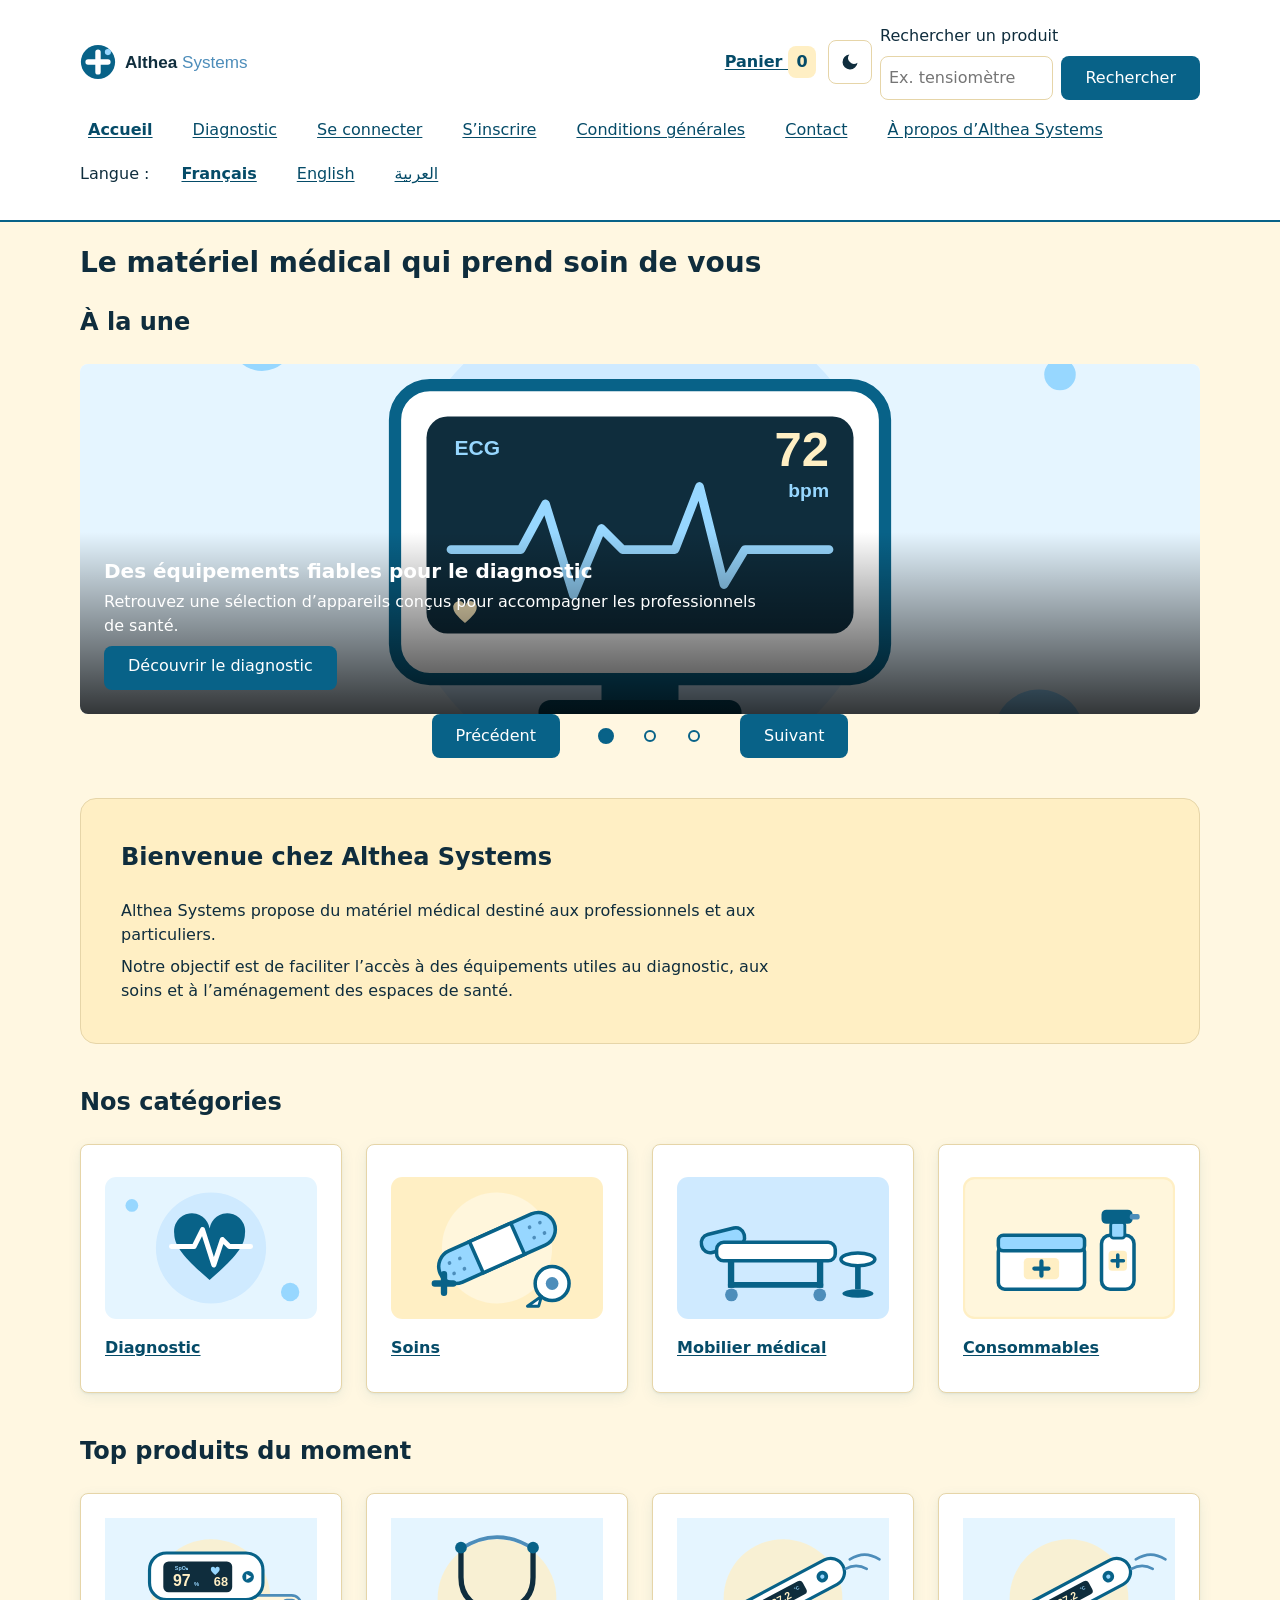
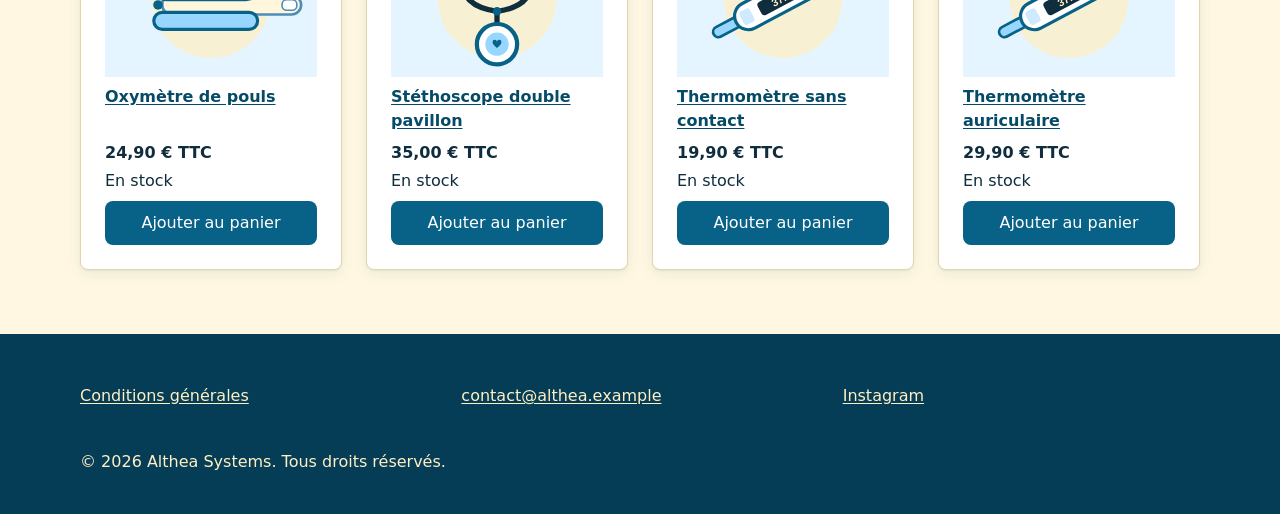
<file: index.html>
<!DOCTYPE html>
<html lang="fr">
<head>
  <meta charset="UTF-8">
  <meta http-equiv="Content-Security-Policy" content="default-src 'self'; object-src 'none'; base-uri 'self'; form-action 'self'">
  <meta name="referrer" content="strict-origin-when-cross-origin">
  <meta name="viewport" content="width=device-width, initial-scale=1">
  <title>Matériel médical · Althea Systems</title>
  <meta name="description" content="Découvrez le matériel médical et les équipements de diagnostic Althea Systems.">
  <meta name="theme-color" content="#086288">
  <link rel="icon" href="img/favicon.svg" type="image/svg+xml">
  <link rel="stylesheet" href="css/variables.css">
  <link rel="stylesheet" href="css/style.css">
  <script src="js/theme.js"></script>
  <script src="js/avertissement.js"></script>
  <script type="module" src="js/main.js"></script>
</head>
<body>
  <a class="evitement" href="#contenu">Aller au contenu</a>

  <header class="entete">
    <p class="logo">
      <a href="index.html" aria-label="Althea Systems, accueil">
        <img src="img/logo.svg" alt="Althea Systems">
      </a>
    </p>

    <p class="panier">
      <a href="panier.html" aria-label="Panier, 0 article">Panier <span class="compteur">0</span></a>
    </p>

    <button class="theme-bouton" type="button" aria-pressed="false" title="Mode sombre" hidden>
      <span class="visually-hidden">Mode sombre</span>
      <svg class="icone-lune" aria-hidden="true" focusable="false" viewBox="0 0 24 24" width="20" height="20"><path d="M21 12.8A9 9 0 1 1 11.2 3a7 7 0 0 0 9.8 9.8z" fill="currentColor"/></svg>
      <svg class="icone-soleil" aria-hidden="true" focusable="false" viewBox="0 0 24 24" width="20" height="20"><circle cx="12" cy="12" r="4" fill="currentColor"/><path d="M12 2v3M12 19v3M2 12h3M19 12h3M4.9 4.9l2.1 2.1M17 17l2.1 2.1M19.1 4.9L17 7M7 17l-2.1 2.1" stroke="currentColor" stroke-width="2" stroke-linecap="round" fill="none"/></svg>
    </button>

    <button class="menu-bouton" type="button" aria-expanded="true" aria-controls="menu-principal">Menu</button>
    <nav id="menu-principal" class="menu" aria-label="Menu principal">
      <ul class="liste-reset">
          <li><a href="index.html" aria-current="page">Accueil</a></li>
          <li><a href="categorie.html">Diagnostic</a></li>
          <li><a href="connexion.html">Se connecter</a></li>
          <li><a href="inscription.html">S’inscrire</a></li>
          <li><a href="cgu.html">Conditions générales</a></li>
          <li><a href="mailto:contact@althea.example">Contact</a></li>
          <li><a href="index.html#a-propos">À propos d’Althea Systems</a></li>
      </ul>
      <p class="langues">Langue :
        <a href="index.html" lang="fr" hreflang="fr" aria-current="true">Français</a>
        <a href="en/index.html" lang="en" hreflang="en">English</a>
        <a href="ar/index.html" lang="ar" hreflang="ar" dir="rtl">العربية</a>
      </p>
    </nav>

    <form class="recherche" action="recherche.html" method="get" role="search">
      <label for="recherche-entete">Rechercher un produit</label>
      <input id="recherche-entete" name="q" type="search" placeholder="Ex. tensiomètre">
      <button type="submit">Rechercher</button>
    </form>
  </header>

  <main id="contenu">
    <h1>Le matériel médical qui prend soin de vous</h1>

    <section class="carrousel" aria-labelledby="titre-carrousel">
      <h2 id="titre-carrousel">À la une</h2>
      <ul id="une-defile" class="defile liste-reset" tabindex="0" aria-label="À la une, à faire défiler">
        <li id="une-1" class="slide">
          <picture>
            <source media="(min-width: 48rem)" srcset="img/slide-diagnostic-large.svg">
            <img src="img/slide-diagnostic-carre.svg" alt="Illustration de matériel de diagnostic médical" width="800" height="800" fetchpriority="high">
          </picture>
          <div class="slide-texte">
            <h3>Des équipements fiables pour le diagnostic</h3>
            <p>Retrouvez une sélection d’appareils conçus pour accompagner les professionnels de santé.</p>
            <a class="btn" href="categorie.html">Découvrir le diagnostic</a>
          </div>
        </li>
        <li id="une-2" class="slide">
          <picture>
            <source media="(min-width: 48rem)" srcset="img/slide-soins-large.svg">
            <img src="img/slide-soins-carre.svg" alt="Illustration de matériel et accessoires de soins" width="800" height="800">
          </picture>
          <div class="slide-texte">
            <h3>Le matériel essentiel aux soins</h3>
            <p>Équipez votre espace de soins avec des produits pratiques et sélectionnés.</p>
            <a class="btn" href="categorie.html">Voir les produits de soins</a>
          </div>
        </li>
        <li id="une-3" class="slide">
          <picture>
            <source media="(min-width: 48rem)" srcset="img/slide-mobilier-large.svg">
            <img src="img/slide-mobilier-carre.svg" alt="Illustration de mobilier médical" width="800" height="800">
          </picture>
          <div class="slide-texte">
            <h3>Aménagez votre espace médical</h3>
            <p>Découvrez notre sélection de mobilier et de consommables médicaux.</p>
            <a class="btn" href="categorie.html">Découvrir la sélection</a>
          </div>
        </li>
      </ul>
      <div class="commandes">
        <button class="precedent btn" type="button" aria-controls="une-defile">Précédent</button>
        <nav class="pastilles" aria-label="Choisir une slide">
          <a href="#une-1" aria-current="true"><span class="visually-hidden">Slide 1</span></a>
          <a href="#une-2"><span class="visually-hidden">Slide 2</span></a>
          <a href="#une-3"><span class="visually-hidden">Slide 3</span></a>
        </nav>
        <button class="suivant btn" type="button" aria-controls="une-defile">Suivant</button>
      </div>
    </section>

    <section class="presentation" id="a-propos" aria-labelledby="titre-presentation">
      <h2 id="titre-presentation">Bienvenue chez Althea Systems</h2>
      <p>Althea Systems propose du matériel médical destiné aux professionnels et aux particuliers.</p>
      <p>Notre objectif est de faciliter l’accès à des équipements utiles au diagnostic, aux soins et à l’aménagement des espaces de santé.</p>
    </section>

    <section class="categories" aria-labelledby="titre-categories">
      <h2 id="titre-categories">Nos catégories</h2>
      <ul class="liste-reset">
        <li class="carte">
          <a href="categorie.html">
            <img src="img/categorie-diagnostic.svg" alt="" width="720" height="540">
            <h3>Diagnostic</h3>
          </a>
        </li>
        <li class="carte">
          <a href="categorie.html">
            <img src="img/categorie-soins.svg" alt="" width="720" height="540">
            <h3>Soins</h3>
          </a>
        </li>
        <li class="carte">
          <a href="categorie.html">
            <img src="img/categorie-mobilier.svg" alt="" width="720" height="540">
            <h3>Mobilier médical</h3>
          </a>
        </li>
        <li class="carte">
          <a href="categorie.html">
            <img src="img/categorie-consommables.svg" alt="" width="720" height="540">
            <h3>Consommables</h3>
          </a>
        </li>
      </ul>
    </section>

    <section class="top-produits" aria-labelledby="titre-top-produits">
      <h2 id="titre-top-produits">Top produits du moment</h2>
      <ul id="top-produits" class="liste-reset">
        <!-- les cartes sont créées par js/main.js -->
      </ul>
    </section>
  </main>

  <footer class="pied">
    <nav aria-label="Informations légales"><ul class="liste-reset">
      <li><a href="cgu.html">Conditions générales</a></li>
    </ul></nav>
    <nav aria-label="Contact"><ul class="liste-reset">
      <li><a href="mailto:contact@althea.example">contact@althea.example</a></li>
    </ul></nav>
    <nav aria-label="Réseaux sociaux"><ul class="liste-reset">
      <li><a href="https://www.instagram.com/" target="_blank" rel="noopener noreferrer">Instagram <span class="visually-hidden">(nouvel onglet)</span></a></li>
    </ul></nav>
    <p>© 2026 Althea Systems. Tous droits réservés.</p>
  </footer>
</body>
</html>
</file>
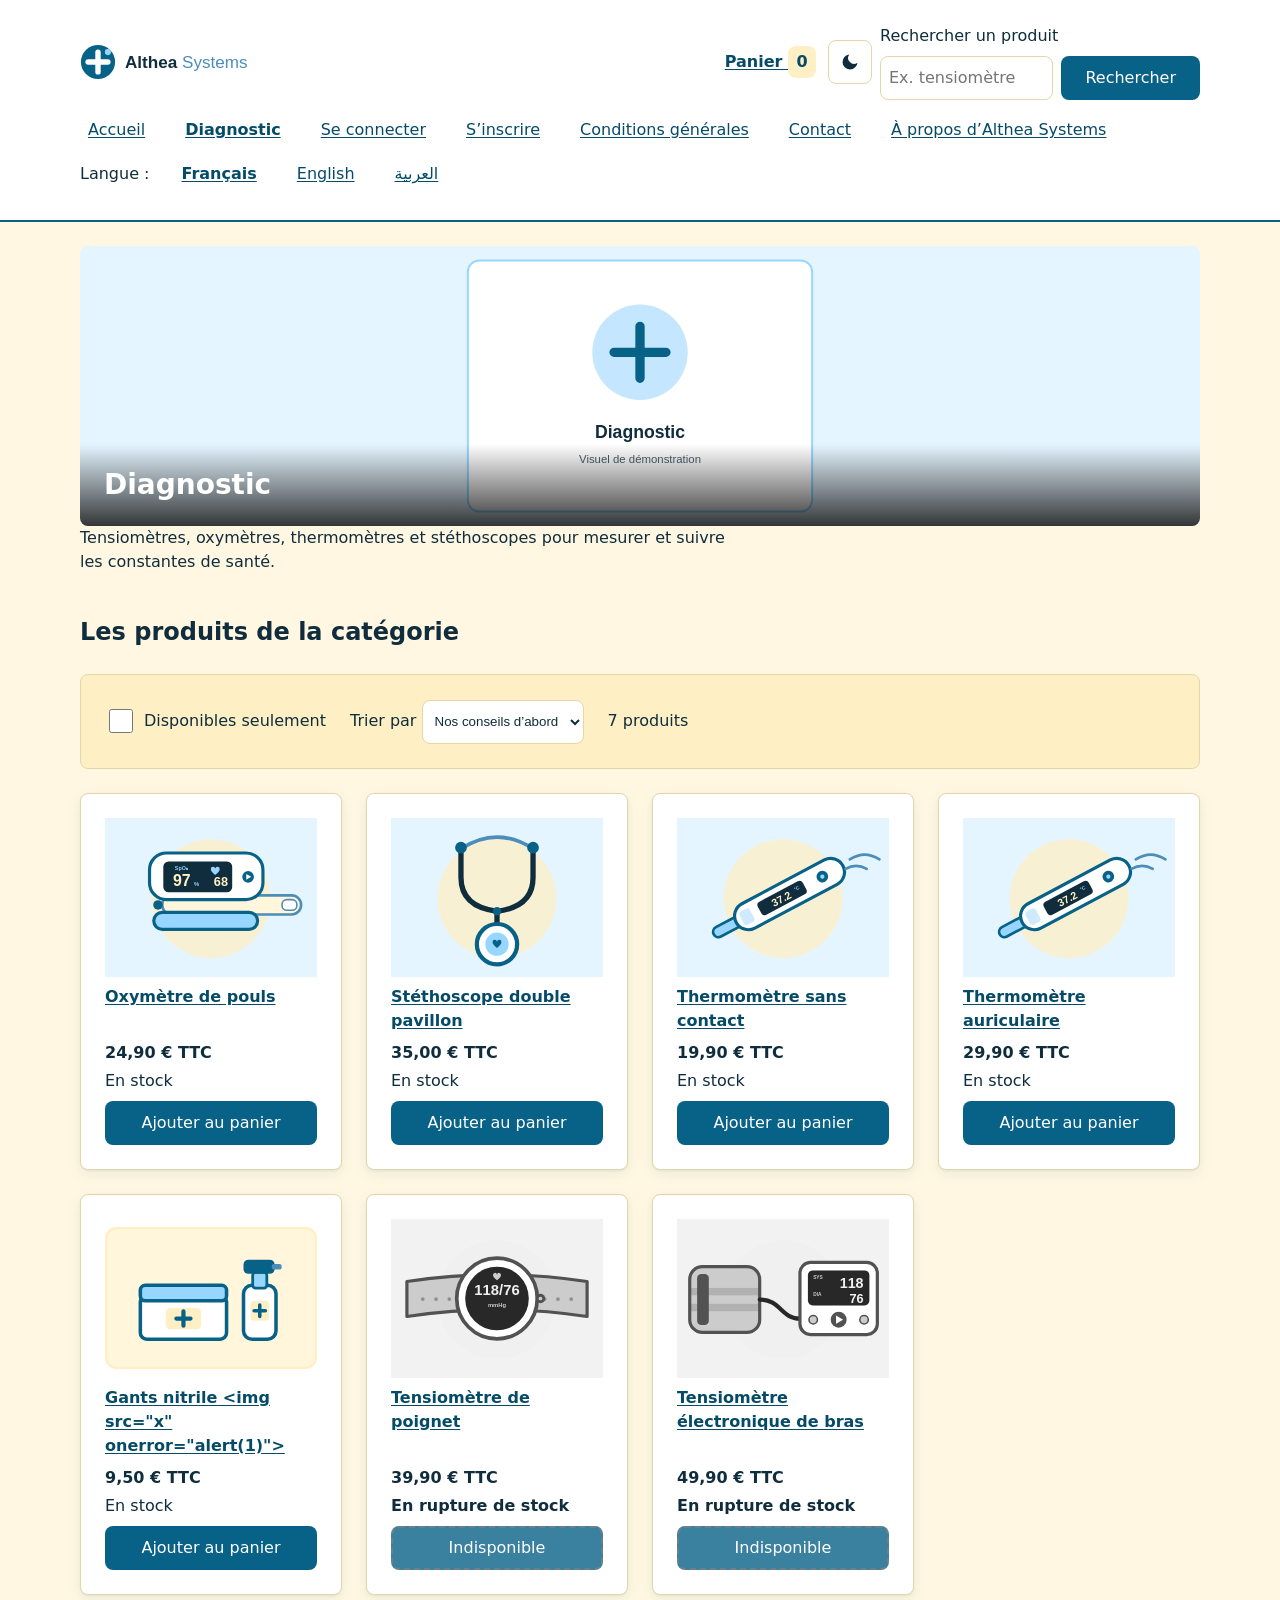
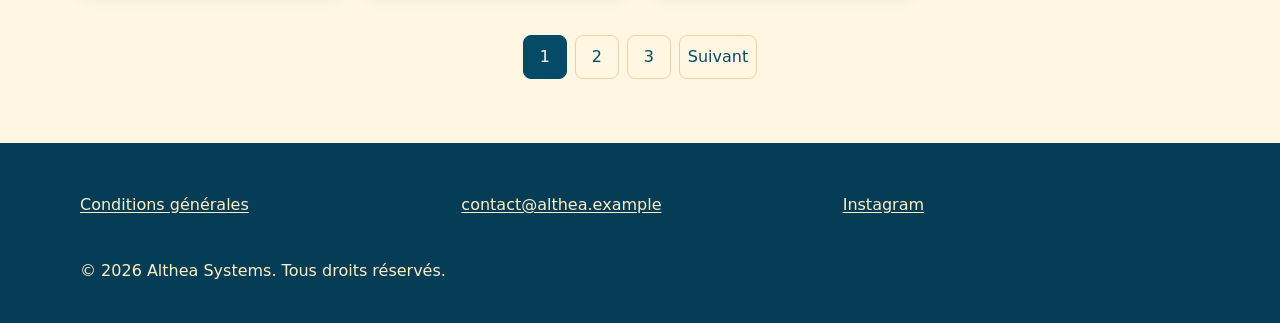
<file: categorie.html>
<!DOCTYPE html>
<html lang="fr">
<head>
  <meta charset="UTF-8">
  <meta http-equiv="Content-Security-Policy" content="default-src 'self'; object-src 'none'; base-uri 'self'; form-action 'self'">
  <meta name="referrer" content="strict-origin-when-cross-origin">
  <meta name="viewport" content="width=device-width, initial-scale=1">
  <title>Diagnostic · Althea Systems</title>
  <meta name="description" content="Les appareils de diagnostic Althea Systems : tensiomètres, oxymètres, thermomètres, stéthoscopes.">
  <meta name="theme-color" content="#086288">
  <link rel="icon" href="img/favicon.svg" type="image/svg+xml">
  <link rel="stylesheet" href="css/variables.css">
  <link rel="stylesheet" href="css/style.css">
  <script src="js/theme.js"></script>
  <script src="js/avertissement.js"></script>
  <script type="module" src="js/main.js"></script>
</head>
<body>
  <a class="evitement" href="#contenu">Aller au contenu</a>

  <header class="entete">
    <p class="logo">
      <a href="index.html" aria-label="Althea Systems, accueil">
        <img src="img/logo.svg" alt="Althea Systems">
      </a>
    </p>

    <p class="panier">
      <a href="panier.html" aria-label="Panier, 0 article">Panier <span class="compteur">0</span></a>
    </p>

    <button class="theme-bouton" type="button" aria-pressed="false" title="Mode sombre" hidden>
      <span class="visually-hidden">Mode sombre</span>
      <svg class="icone-lune" aria-hidden="true" focusable="false" viewBox="0 0 24 24" width="20" height="20"><path d="M21 12.8A9 9 0 1 1 11.2 3a7 7 0 0 0 9.8 9.8z" fill="currentColor"/></svg>
      <svg class="icone-soleil" aria-hidden="true" focusable="false" viewBox="0 0 24 24" width="20" height="20"><circle cx="12" cy="12" r="4" fill="currentColor"/><path d="M12 2v3M12 19v3M2 12h3M19 12h3M4.9 4.9l2.1 2.1M17 17l2.1 2.1M19.1 4.9L17 7M7 17l-2.1 2.1" stroke="currentColor" stroke-width="2" stroke-linecap="round" fill="none"/></svg>
    </button>

    <button class="menu-bouton" type="button" aria-expanded="true" aria-controls="menu-principal">Menu</button>
    <nav id="menu-principal" class="menu" aria-label="Menu principal">
      <ul class="liste-reset">
          <li><a href="index.html">Accueil</a></li>
          <li><a href="categorie.html" aria-current="page">Diagnostic</a></li>
          <li><a href="connexion.html">Se connecter</a></li>
          <li><a href="inscription.html">S’inscrire</a></li>
          <li><a href="cgu.html">Conditions générales</a></li>
          <li><a href="mailto:contact@althea.example">Contact</a></li>
          <li><a href="index.html#a-propos">À propos d’Althea Systems</a></li>
      </ul>
      <p class="langues">Langue :
        <a href="index.html" lang="fr" hreflang="fr" aria-current="true">Français</a>
        <a href="en/index.html" lang="en" hreflang="en">English</a>
        <a href="ar/index.html" lang="ar" hreflang="ar" dir="rtl">العربية</a>
      </p>
    </nav>

    <form class="recherche" action="recherche.html" method="get" role="search">
      <label for="recherche-entete">Rechercher un produit</label>
      <input id="recherche-entete" name="q" type="search" placeholder="Ex. tensiomètre">
      <button type="submit">Rechercher</button>
    </form>
  </header>

  <main id="contenu">
    <section class="bandeau">
      <picture>
        <source media="(min-width: 48rem)" srcset="img/categorie-diagnostic-large.svg">
        <img src="img/categorie-diagnostic-mobile.svg" alt="" width="800" height="450">
      </picture>
      <h1>Diagnostic</h1>
    </section>
    <p>Tensiomètres, oxymètres, thermomètres et stéthoscopes pour mesurer et suivre les constantes de santé.</p>

    <section aria-labelledby="titre-produits">
      <h2 id="titre-produits">Les produits de la catégorie</h2>
      <div class="filtre">
        <label><input type="checkbox" id="dispo-seulement"> Disponibles seulement</label>
        <p><label for="choix-tri">Trier par</label>
        <select id="choix-tri">
          <option value="recommande">Nos conseils d’abord</option>
          <option value="prix-croissant">Prix croissant</option>
          <option value="prix-decroissant">Prix décroissant</option>
        </select></p>
        <p id="nb-produits" aria-live="polite"></p>
      </div>
      <ul id="liste-produits" class="produits liste-reset">
        <!-- les cartes sont créées par js/catalogue.js -->
      </ul>
      <nav class="pagination" aria-label="Pagination">
      <ul class="liste-reset">
        <li><a href="categorie.html?page=1" aria-current="page"><span class="visually-hidden">Page </span>1</a></li>
        <li><a href="categorie.html?page=2"><span class="visually-hidden">Page </span>2</a></li>
        <li><a href="categorie.html?page=3"><span class="visually-hidden">Page </span>3</a></li>
        <li><a href="categorie.html?page=2">Suivant</a></li>
      </ul>
      </nav>
    </section>
  </main>

  <footer class="pied">
    <nav aria-label="Informations légales"><ul class="liste-reset">
      <li><a href="cgu.html">Conditions générales</a></li>
    </ul></nav>
    <nav aria-label="Contact"><ul class="liste-reset">
      <li><a href="mailto:contact@althea.example">contact@althea.example</a></li>
    </ul></nav>
    <nav aria-label="Réseaux sociaux"><ul class="liste-reset">
      <li><a href="https://www.instagram.com/" target="_blank" rel="noopener noreferrer">Instagram <span class="visually-hidden">(nouvel onglet)</span></a></li>
    </ul></nav>
    <p>© 2026 Althea Systems. Tous droits réservés.</p>
  </footer>
</body>
</html>
</file>
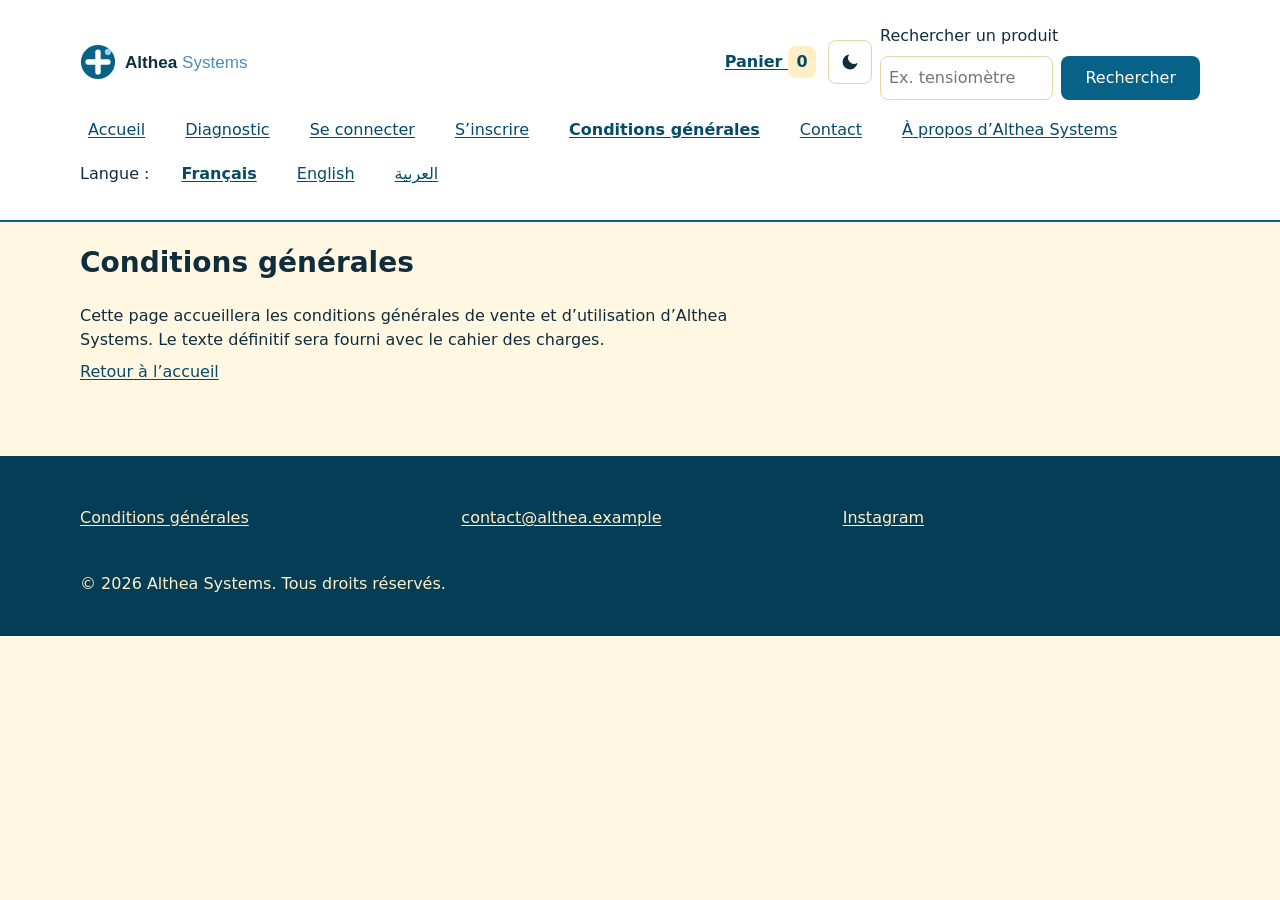
<file: cgu.html>
<!DOCTYPE html>
<html lang="fr">
<head>
  <meta charset="UTF-8">
  <meta http-equiv="Content-Security-Policy" content="default-src 'self'; object-src 'none'; base-uri 'self'; form-action 'self'">
  <meta name="referrer" content="strict-origin-when-cross-origin">
  <meta name="viewport" content="width=device-width, initial-scale=1">
  <title>Conditions générales · Althea Systems</title>
  <meta name="description" content="Conditions générales d’Althea Systems.">
  <meta name="theme-color" content="#086288">
  <link rel="icon" href="img/favicon.svg" type="image/svg+xml">
  <link rel="stylesheet" href="css/variables.css">
  <link rel="stylesheet" href="css/style.css">
  <script src="js/theme.js"></script>
  <script src="js/avertissement.js"></script>
  <script type="module" src="js/main.js"></script>
</head>
<body>
  <a class="evitement" href="#contenu">Aller au contenu</a>

  <header class="entete">
    <p class="logo">
      <a href="index.html" aria-label="Althea Systems, accueil">
        <img src="img/logo.svg" alt="Althea Systems">
      </a>
    </p>

    <p class="panier">
      <a href="panier.html" aria-label="Panier, 0 article">Panier <span class="compteur">0</span></a>
    </p>

    <button class="theme-bouton" type="button" aria-pressed="false" title="Mode sombre" hidden>
      <span class="visually-hidden">Mode sombre</span>
      <svg class="icone-lune" aria-hidden="true" focusable="false" viewBox="0 0 24 24" width="20" height="20"><path d="M21 12.8A9 9 0 1 1 11.2 3a7 7 0 0 0 9.8 9.8z" fill="currentColor"/></svg>
      <svg class="icone-soleil" aria-hidden="true" focusable="false" viewBox="0 0 24 24" width="20" height="20"><circle cx="12" cy="12" r="4" fill="currentColor"/><path d="M12 2v3M12 19v3M2 12h3M19 12h3M4.9 4.9l2.1 2.1M17 17l2.1 2.1M19.1 4.9L17 7M7 17l-2.1 2.1" stroke="currentColor" stroke-width="2" stroke-linecap="round" fill="none"/></svg>
    </button>

    <button class="menu-bouton" type="button" aria-expanded="true" aria-controls="menu-principal">Menu</button>
    <nav id="menu-principal" class="menu" aria-label="Menu principal">
      <ul class="liste-reset">
          <li><a href="index.html">Accueil</a></li>
          <li><a href="categorie.html">Diagnostic</a></li>
          <li><a href="connexion.html">Se connecter</a></li>
          <li><a href="inscription.html">S’inscrire</a></li>
          <li><a href="cgu.html" aria-current="page">Conditions générales</a></li>
          <li><a href="mailto:contact@althea.example">Contact</a></li>
          <li><a href="index.html#a-propos">À propos d’Althea Systems</a></li>
      </ul>
      <p class="langues">Langue :
        <a href="index.html" lang="fr" hreflang="fr" aria-current="true">Français</a>
        <a href="en/index.html" lang="en" hreflang="en">English</a>
        <a href="ar/index.html" lang="ar" hreflang="ar" dir="rtl">العربية</a>
      </p>
    </nav>

    <form class="recherche" action="recherche.html" method="get" role="search">
      <label for="recherche-entete">Rechercher un produit</label>
      <input id="recherche-entete" name="q" type="search" placeholder="Ex. tensiomètre">
      <button type="submit">Rechercher</button>
    </form>
  </header>

  <main id="contenu">
    <h1>Conditions générales</h1>
    <p>Cette page accueillera les conditions générales de vente et d’utilisation d’Althea Systems. Le texte définitif sera fourni avec le cahier des charges.</p>
    <p><a href="index.html">Retour à l’accueil</a></p>
  </main>

  <footer class="pied">
    <nav aria-label="Informations légales"><ul class="liste-reset">
      <li><a href="cgu.html">Conditions générales</a></li>
    </ul></nav>
    <nav aria-label="Contact"><ul class="liste-reset">
      <li><a href="mailto:contact@althea.example">contact@althea.example</a></li>
    </ul></nav>
    <nav aria-label="Réseaux sociaux"><ul class="liste-reset">
      <li><a href="https://www.instagram.com/" target="_blank" rel="noopener noreferrer">Instagram <span class="visually-hidden">(nouvel onglet)</span></a></li>
    </ul></nav>
    <p>© 2026 Althea Systems. Tous droits réservés.</p>
  </footer>
</body>
</html>
</file>
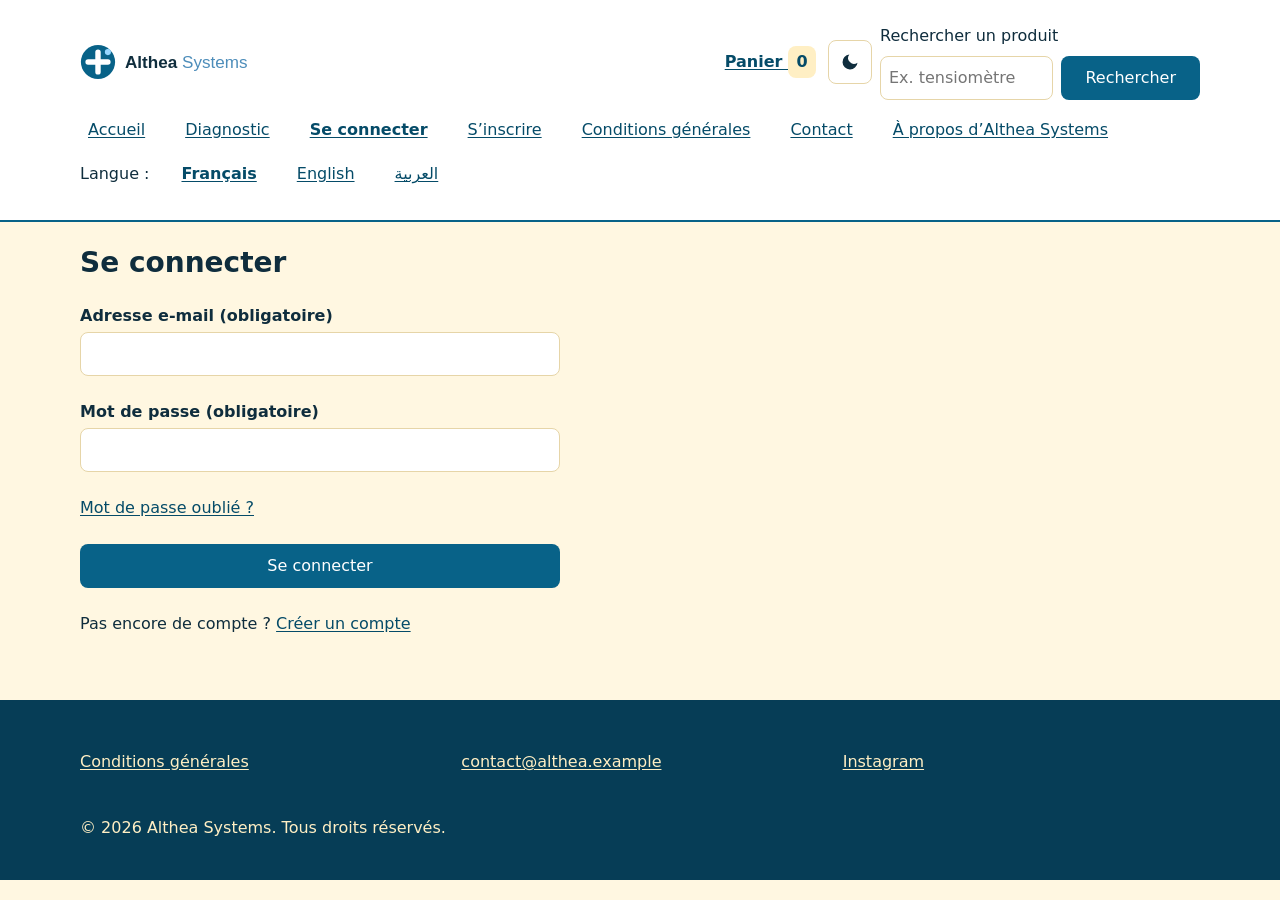
<file: connexion.html>
<!DOCTYPE html>
<html lang="fr">
<head>
  <meta charset="UTF-8">
  <meta http-equiv="Content-Security-Policy" content="default-src 'self'; object-src 'none'; base-uri 'self'; form-action 'self'">
  <meta name="referrer" content="strict-origin-when-cross-origin">
  <meta name="viewport" content="width=device-width, initial-scale=1">
  <title>Se connecter · Althea Systems</title>
  <meta name="description" content="Connectez-vous à votre compte Althea Systems.">
  <meta name="theme-color" content="#086288">
  <link rel="icon" href="img/favicon.svg" type="image/svg+xml">
  <link rel="stylesheet" href="css/variables.css">
  <link rel="stylesheet" href="css/style.css">
  <script src="js/theme.js"></script>
  <script src="js/avertissement.js"></script>
  <script type="module" src="js/main.js"></script>
</head>
<body>
  <a class="evitement" href="#contenu">Aller au contenu</a>

  <header class="entete">
    <p class="logo">
      <a href="index.html" aria-label="Althea Systems, accueil">
        <img src="img/logo.svg" alt="Althea Systems">
      </a>
    </p>

    <p class="panier">
      <a href="panier.html" aria-label="Panier, 0 article">Panier <span class="compteur">0</span></a>
    </p>

    <button class="theme-bouton" type="button" aria-pressed="false" title="Mode sombre" hidden>
      <span class="visually-hidden">Mode sombre</span>
      <svg class="icone-lune" aria-hidden="true" focusable="false" viewBox="0 0 24 24" width="20" height="20"><path d="M21 12.8A9 9 0 1 1 11.2 3a7 7 0 0 0 9.8 9.8z" fill="currentColor"/></svg>
      <svg class="icone-soleil" aria-hidden="true" focusable="false" viewBox="0 0 24 24" width="20" height="20"><circle cx="12" cy="12" r="4" fill="currentColor"/><path d="M12 2v3M12 19v3M2 12h3M19 12h3M4.9 4.9l2.1 2.1M17 17l2.1 2.1M19.1 4.9L17 7M7 17l-2.1 2.1" stroke="currentColor" stroke-width="2" stroke-linecap="round" fill="none"/></svg>
    </button>

    <button class="menu-bouton" type="button" aria-expanded="true" aria-controls="menu-principal">Menu</button>
    <nav id="menu-principal" class="menu" aria-label="Menu principal">
      <ul class="liste-reset">
          <li><a href="index.html">Accueil</a></li>
          <li><a href="categorie.html">Diagnostic</a></li>
          <li><a href="connexion.html" aria-current="page">Se connecter</a></li>
          <li><a href="inscription.html">S’inscrire</a></li>
          <li><a href="cgu.html">Conditions générales</a></li>
          <li><a href="mailto:contact@althea.example">Contact</a></li>
          <li><a href="index.html#a-propos">À propos d’Althea Systems</a></li>
      </ul>
      <p class="langues">Langue :
        <a href="index.html" lang="fr" hreflang="fr" aria-current="true">Français</a>
        <a href="en/index.html" lang="en" hreflang="en">English</a>
        <a href="ar/index.html" lang="ar" hreflang="ar" dir="rtl">العربية</a>
      </p>
    </nav>

    <form class="recherche" action="recherche.html" method="get" role="search">
      <label for="recherche-entete">Rechercher un produit</label>
      <input id="recherche-entete" name="q" type="search" placeholder="Ex. tensiomètre">
      <button type="submit">Rechercher</button>
    </form>
  </header>

  <main id="contenu">
    <h1>Se connecter</h1>
    <form class="formulaire" action="connexion.html" method="post">
      <p>
        <label for="courriel">Adresse e-mail (obligatoire)</label>
        <input id="courriel" name="courriel" type="email" autocomplete="email" required maxlength="254">
        <span class="erreur">Écrivez une adresse e-mail valide.</span>
      </p>
      <p>
        <label for="mdp">Mot de passe (obligatoire)</label>
        <input id="mdp" name="mdp" type="password" autocomplete="current-password" required>
        <span class="erreur">Écrivez votre mot de passe.</span>
      </p>
      <p><a href="mailto:contact@althea.example?subject=Mot%20de%20passe%20oubli%C3%A9">Mot de passe oublié ?</a></p>
      <button class="btn" type="submit">Se connecter</button>
      <p>Pas encore de compte ? <a href="inscription.html">Créer un compte</a></p>
    </form>
  </main>

  <footer class="pied">
    <nav aria-label="Informations légales"><ul class="liste-reset">
      <li><a href="cgu.html">Conditions générales</a></li>
    </ul></nav>
    <nav aria-label="Contact"><ul class="liste-reset">
      <li><a href="mailto:contact@althea.example">contact@althea.example</a></li>
    </ul></nav>
    <nav aria-label="Réseaux sociaux"><ul class="liste-reset">
      <li><a href="https://www.instagram.com/" target="_blank" rel="noopener noreferrer">Instagram <span class="visually-hidden">(nouvel onglet)</span></a></li>
    </ul></nav>
    <p>© 2026 Althea Systems. Tous droits réservés.</p>
  </footer>
</body>
</html>
</file>
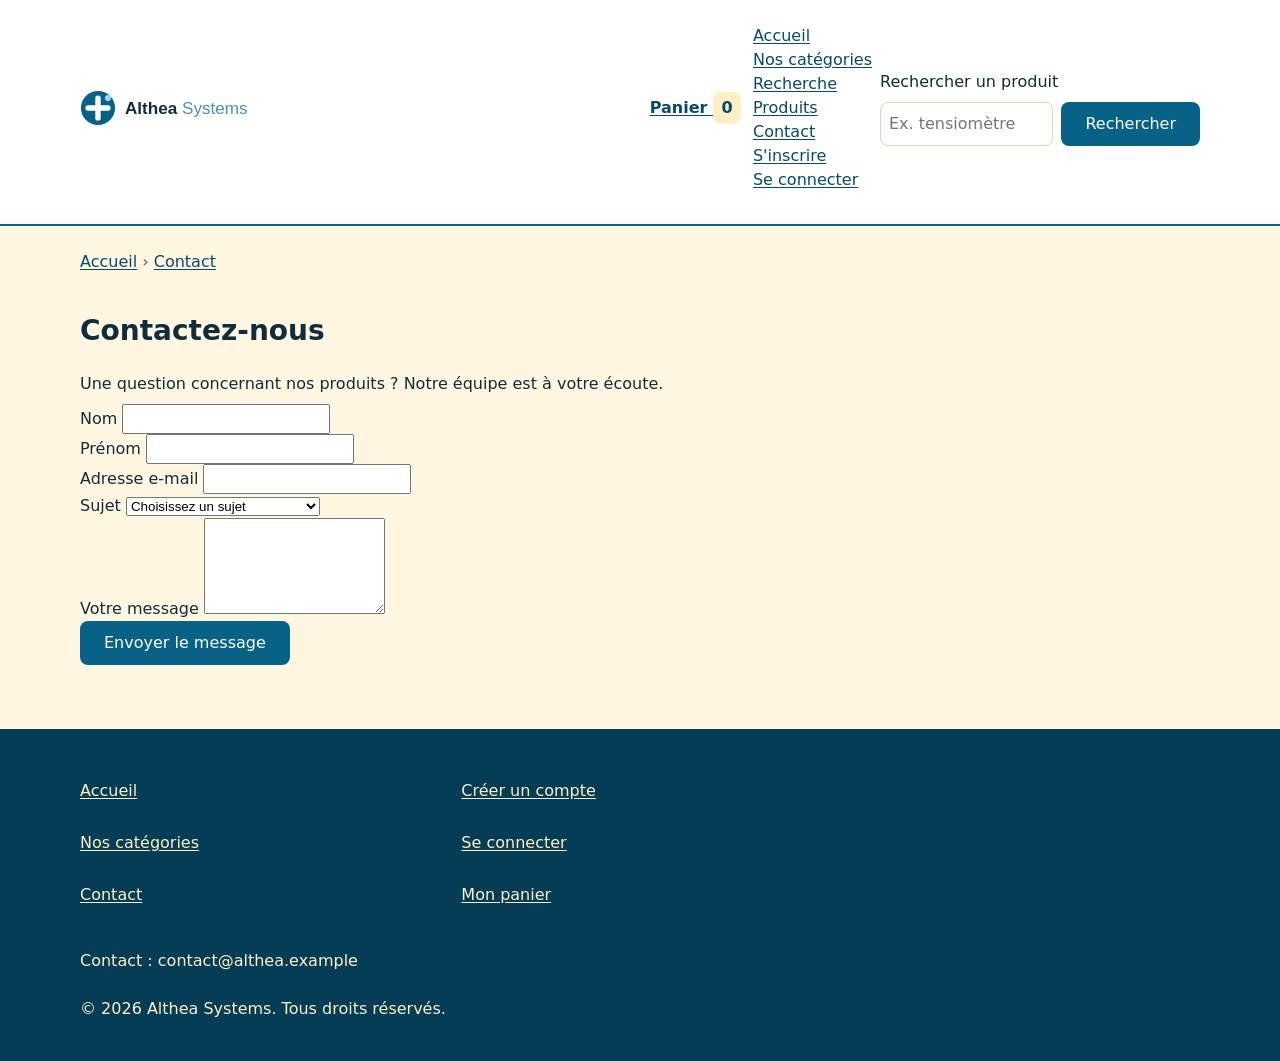
<file: contact.html>
<!DOCTYPE html>
<html lang="fr">
<head>
  <meta charset="UTF-8">
  <meta name="viewport" content="width=device-width, initial-scale=1">
  <title>Contact · Althea Systems</title>
  <meta name="description" content="Contactez l'équipe Althea Systems pour toute question concernant nos produits.">
  <meta name="theme-color" content="#1d4ed8">
  <link rel="icon" href="img/favicon.svg" type="image/svg+xml">
  <link rel="stylesheet" href="css/variables.css">
  <link rel="stylesheet" href="css/style.css">
</head>
<body>
  <a class="evitement" href="#contenu">Aller au contenu</a>

  <header class="entete">
    <p class="logo">
      <a href="index.html" aria-label="Althea Systems, accueil">
        <img src="img/logo.svg" alt="Althea Systems">
      </a>
    </p>

    <p class="panier">
      <a href="panier.html">Panier <span class="compteur">0</span></a>
    </p>

    <nav class="navigation-principale" aria-label="Navigation principale">
      <ul class="liste-reset">
        <li><a href="index.html">Accueil</a></li>
        <li><a href="categorie.html">Nos catégories</a></li>
        <li><a href="recherche.html">Recherche</a></li>
        <li><a href="produit.html">Produits</a></li>
        <li><a href="contact.html" aria-current="page">Contact</a></li>
        <li><a href="inscription.html">S'inscrire</a></li>
        <li><a href="connexion.html">Se connecter</a></li>
      </ul>
    </nav>

    <form class="recherche" action="recherche.html" method="get" role="search">
      <label for="recherche-contact">Rechercher un produit</label>
      <input id="recherche-contact" name="q" type="search" placeholder="Ex. tensiomètre">
      <button type="submit">Rechercher</button>
    </form>
  </header>

  <main id="contenu">
    <nav class="ariane" aria-label="Fil d'Ariane">
      <ol class="liste-reset">
        <li><a href="index.html">Accueil</a></li>
        <li><a href="contact.html" aria-current="page">Contact</a></li>
      </ol>
    </nav>

    <section class="formulaire-compte">
      <h1>Contactez-nous</h1>
      <p>Une question concernant nos produits ? Notre équipe est à votre écoute.</p>

      <form class="formulaire-auth" action="#" method="post">
        <div>
          <label for="nom">Nom</label>
          <input id="nom" name="nom" type="text" autocomplete="family-name" maxlength="50" required>
        </div>

        <div>
          <label for="prenom">Prénom</label>
          <input id="prenom" name="prenom" type="text" autocomplete="given-name" maxlength="50" required>
        </div>

        <div>
          <label for="email">Adresse e-mail</label>
          <input id="email" name="email" type="email" autocomplete="email" required>
        </div>

        <div>
          <label for="sujet">Sujet</label>
          <select id="sujet" name="sujet" required>
            <option value="">Choisissez un sujet</option>
            <option value="produit">Question sur un produit</option>
            <option value="commande">Question sur une commande</option>
            <option value="livraison">Livraison</option>
            <option value="autre">Autre demande</option>
          </select>
        </div>

        <div>
          <label for="message">Votre message</label>
          <textarea id="message" name="message" rows="6" required></textarea>
        </div>

        <button class="btn" type="submit">Envoyer le message</button>
      </form>
    </section>
  </main>

  <footer class="pied">
    <nav aria-label="Informations">
      <ul class="liste-reset">
        <li><a href="index.html">Accueil</a></li>
        <li><a href="categorie.html">Nos catégories</a></li>
        <li><a href="contact.html">Contact</a></li>
      </ul>
    </nav>

    <nav aria-label="Compte client">
      <ul class="liste-reset">
        <li><a href="inscription.html">Créer un compte</a></li>
        <li><a href="connexion.html">Se connecter</a></li>
        <li><a href="panier.html">Mon panier</a></li>
      </ul>
    </nav>

    <p>Contact : contact@althea.example</p>
    <p>© 2026 Althea Systems. Tous droits réservés.</p>
  </footer>
</body>
</html>
</file>
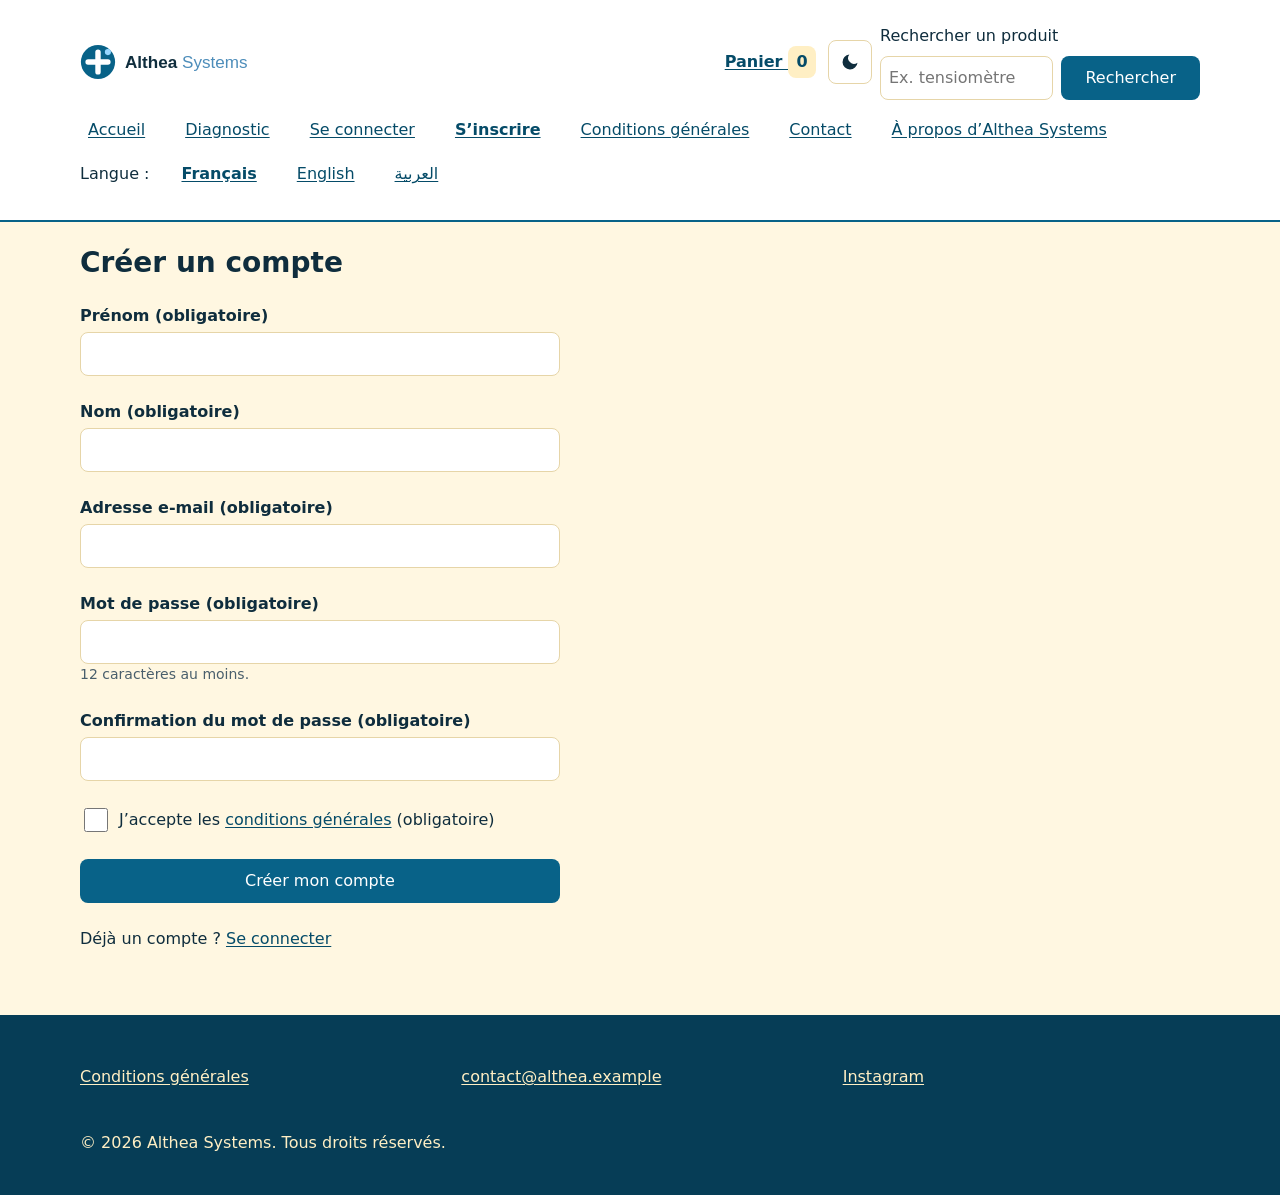
<file: inscription.html>
<!DOCTYPE html>
<html lang="fr">
<head>
  <meta charset="UTF-8">
  <meta http-equiv="Content-Security-Policy" content="default-src 'self'; object-src 'none'; base-uri 'self'; form-action 'self'">
  <meta name="referrer" content="strict-origin-when-cross-origin">
  <meta name="viewport" content="width=device-width, initial-scale=1">
  <title>Créer un compte · Althea Systems</title>
  <meta name="description" content="Créez votre compte Althea Systems.">
  <meta name="theme-color" content="#086288">
  <link rel="icon" href="img/favicon.svg" type="image/svg+xml">
  <link rel="stylesheet" href="css/variables.css">
  <link rel="stylesheet" href="css/style.css">
  <script src="js/theme.js"></script>
  <script src="js/avertissement.js"></script>
  <script type="module" src="js/main.js"></script>
</head>
<body>
  <a class="evitement" href="#contenu">Aller au contenu</a>

  <header class="entete">
    <p class="logo">
      <a href="index.html" aria-label="Althea Systems, accueil">
        <img src="img/logo.svg" alt="Althea Systems">
      </a>
    </p>

    <p class="panier">
      <a href="panier.html" aria-label="Panier, 0 article">Panier <span class="compteur">0</span></a>
    </p>

    <button class="theme-bouton" type="button" aria-pressed="false" title="Mode sombre" hidden>
      <span class="visually-hidden">Mode sombre</span>
      <svg class="icone-lune" aria-hidden="true" focusable="false" viewBox="0 0 24 24" width="20" height="20"><path d="M21 12.8A9 9 0 1 1 11.2 3a7 7 0 0 0 9.8 9.8z" fill="currentColor"/></svg>
      <svg class="icone-soleil" aria-hidden="true" focusable="false" viewBox="0 0 24 24" width="20" height="20"><circle cx="12" cy="12" r="4" fill="currentColor"/><path d="M12 2v3M12 19v3M2 12h3M19 12h3M4.9 4.9l2.1 2.1M17 17l2.1 2.1M19.1 4.9L17 7M7 17l-2.1 2.1" stroke="currentColor" stroke-width="2" stroke-linecap="round" fill="none"/></svg>
    </button>

    <button class="menu-bouton" type="button" aria-expanded="true" aria-controls="menu-principal">Menu</button>
    <nav id="menu-principal" class="menu" aria-label="Menu principal">
      <ul class="liste-reset">
          <li><a href="index.html">Accueil</a></li>
          <li><a href="categorie.html">Diagnostic</a></li>
          <li><a href="connexion.html">Se connecter</a></li>
          <li><a href="inscription.html" aria-current="page">S’inscrire</a></li>
          <li><a href="cgu.html">Conditions générales</a></li>
          <li><a href="mailto:contact@althea.example">Contact</a></li>
          <li><a href="index.html#a-propos">À propos d’Althea Systems</a></li>
      </ul>
      <p class="langues">Langue :
        <a href="index.html" lang="fr" hreflang="fr" aria-current="true">Français</a>
        <a href="en/index.html" lang="en" hreflang="en">English</a>
        <a href="ar/index.html" lang="ar" hreflang="ar" dir="rtl">العربية</a>
      </p>
    </nav>

    <form class="recherche" action="recherche.html" method="get" role="search">
      <label for="recherche-entete">Rechercher un produit</label>
      <input id="recherche-entete" name="q" type="search" placeholder="Ex. tensiomètre">
      <button type="submit">Rechercher</button>
    </form>
  </header>

  <main id="contenu">
    <h1>Créer un compte</h1>
    <form class="formulaire" action="inscription.html" method="post">
      <p>
        <label for="prenom">Prénom (obligatoire)</label>
        <input id="prenom" name="prenom" type="text" autocomplete="given-name" required maxlength="50">
        <span class="erreur">Écrivez votre prénom (50 caractères au plus).</span>
      </p>
      <p>
        <label for="nom">Nom (obligatoire)</label>
        <input id="nom" name="nom" type="text" autocomplete="family-name" required maxlength="50">
        <span class="erreur">Écrivez votre nom (50 caractères au plus).</span>
      </p>
      <p>
        <label for="courriel">Adresse e-mail (obligatoire)</label>
        <input id="courriel" name="courriel" type="email" autocomplete="email" required maxlength="254">
        <span class="erreur">Écrivez une adresse e-mail valide.</span>
      </p>
      <p>
        <label for="mdp">Mot de passe (obligatoire)</label>
        <input id="mdp" name="mdp" type="password" autocomplete="new-password" required minlength="12" aria-describedby="aide-mdp">
        <span id="aide-mdp" class="aide">12 caractères au moins.</span>
        <span class="erreur">Trop court : 12 caractères au moins.</span>
      </p>
      <p>
        <label for="mdp2">Confirmation du mot de passe (obligatoire)</label>
        <input id="mdp2" name="mdp2" type="password" autocomplete="new-password" required minlength="12">
        <span class="erreur">Écrivez de nouveau le même mot de passe (12 caractères au moins).</span>
      </p>
      <p class="case">
        <input id="cgu" name="cgu" type="checkbox" required>
        <label for="cgu">J’accepte les <a href="cgu.html">conditions générales</a> (obligatoire)</label>
      </p>
      <button class="btn" type="submit">Créer mon compte</button>
      <p>Déjà un compte ? <a href="connexion.html">Se connecter</a></p>
    </form>
  </main>

  <footer class="pied">
    <nav aria-label="Informations légales"><ul class="liste-reset">
      <li><a href="cgu.html">Conditions générales</a></li>
    </ul></nav>
    <nav aria-label="Contact"><ul class="liste-reset">
      <li><a href="mailto:contact@althea.example">contact@althea.example</a></li>
    </ul></nav>
    <nav aria-label="Réseaux sociaux"><ul class="liste-reset">
      <li><a href="https://www.instagram.com/" target="_blank" rel="noopener noreferrer">Instagram <span class="visually-hidden">(nouvel onglet)</span></a></li>
    </ul></nav>
    <p>© 2026 Althea Systems. Tous droits réservés.</p>
  </footer>
</body>
</html>
</file>
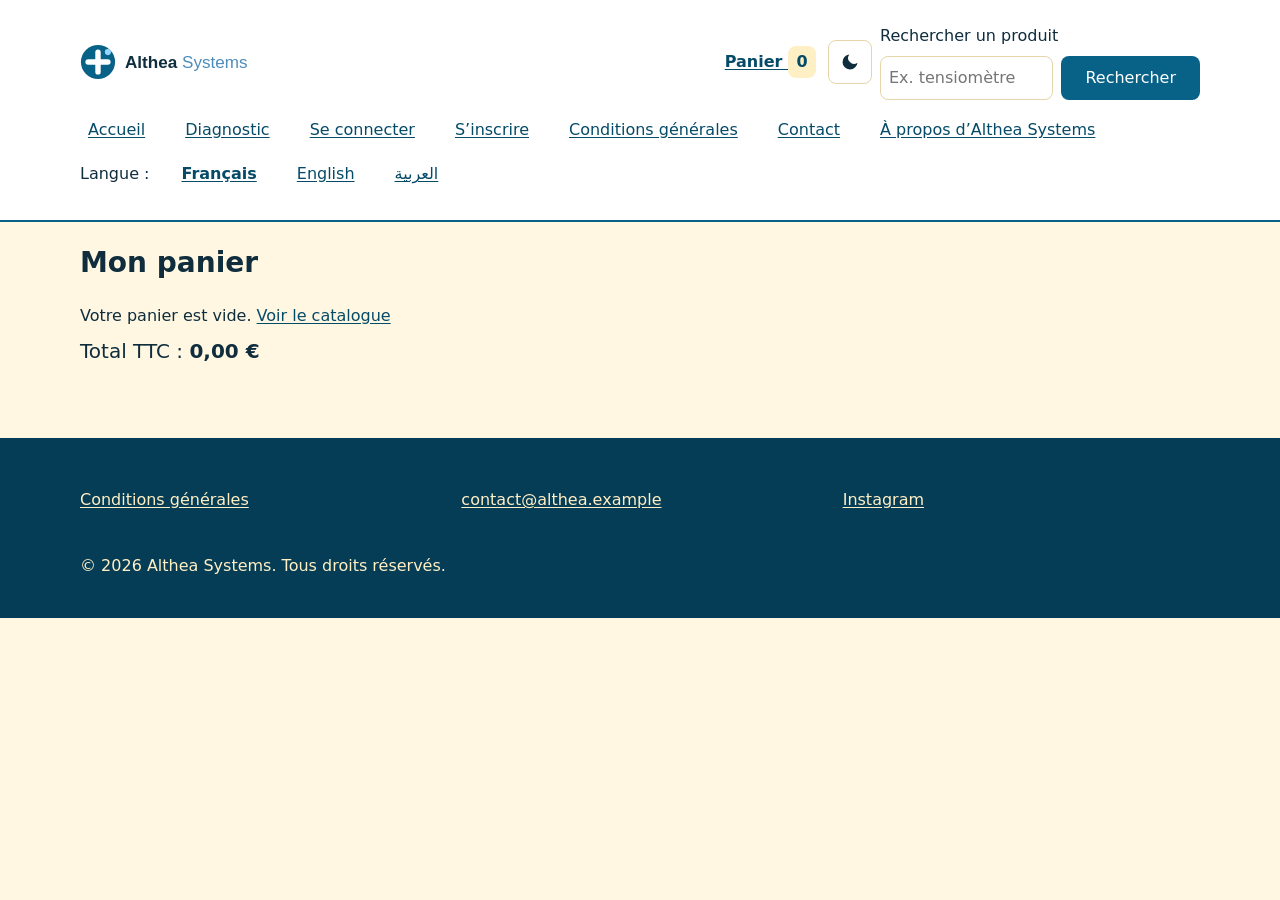
<file: panier.html>
<!DOCTYPE html>
<html lang="fr">
<head>
  <meta charset="UTF-8">
  <meta http-equiv="Content-Security-Policy" content="default-src 'self'; object-src 'none'; base-uri 'self'; form-action 'self'">
  <meta name="referrer" content="strict-origin-when-cross-origin">
  <meta name="viewport" content="width=device-width, initial-scale=1">
  <title>Mon panier · Althea Systems</title>
  <meta name="description" content="Votre panier Althea Systems : quantités, total et suppression.">
  <meta name="theme-color" content="#086288">
  <link rel="icon" href="img/favicon.svg" type="image/svg+xml">
  <link rel="stylesheet" href="css/variables.css">
  <link rel="stylesheet" href="css/style.css">
  <script src="js/theme.js"></script>
  <script src="js/avertissement.js"></script>
  <script type="module" src="js/main.js"></script>
</head>
<body>
  <a class="evitement" href="#contenu">Aller au contenu</a>

  <header class="entete">
    <p class="logo">
      <a href="index.html" aria-label="Althea Systems, accueil">
        <img src="img/logo.svg" alt="Althea Systems">
      </a>
    </p>

    <p class="panier">
      <a href="panier.html" aria-current="page" aria-label="Panier, 0 article">Panier <span class="compteur">0</span></a>
    </p>

    <button class="theme-bouton" type="button" aria-pressed="false" title="Mode sombre" hidden>
      <span class="visually-hidden">Mode sombre</span>
      <svg class="icone-lune" aria-hidden="true" focusable="false" viewBox="0 0 24 24" width="20" height="20"><path d="M21 12.8A9 9 0 1 1 11.2 3a7 7 0 0 0 9.8 9.8z" fill="currentColor"/></svg>
      <svg class="icone-soleil" aria-hidden="true" focusable="false" viewBox="0 0 24 24" width="20" height="20"><circle cx="12" cy="12" r="4" fill="currentColor"/><path d="M12 2v3M12 19v3M2 12h3M19 12h3M4.9 4.9l2.1 2.1M17 17l2.1 2.1M19.1 4.9L17 7M7 17l-2.1 2.1" stroke="currentColor" stroke-width="2" stroke-linecap="round" fill="none"/></svg>
    </button>

    <button class="menu-bouton" type="button" aria-expanded="true" aria-controls="menu-principal">Menu</button>
    <nav id="menu-principal" class="menu" aria-label="Menu principal">
      <ul class="liste-reset">
          <li><a href="index.html">Accueil</a></li>
          <li><a href="categorie.html">Diagnostic</a></li>
          <li><a href="connexion.html">Se connecter</a></li>
          <li><a href="inscription.html">S’inscrire</a></li>
          <li><a href="cgu.html">Conditions générales</a></li>
          <li><a href="mailto:contact@althea.example">Contact</a></li>
          <li><a href="index.html#a-propos">À propos d’Althea Systems</a></li>
      </ul>
      <p class="langues">Langue :
        <a href="index.html" lang="fr" hreflang="fr" aria-current="true">Français</a>
        <a href="en/index.html" lang="en" hreflang="en">English</a>
        <a href="ar/index.html" lang="ar" hreflang="ar" dir="rtl">العربية</a>
      </p>
    </nav>

    <form class="recherche" action="recherche.html" method="get" role="search">
      <label for="recherche-entete">Rechercher un produit</label>
      <input id="recherche-entete" name="q" type="search" placeholder="Ex. tensiomètre">
      <button type="submit">Rechercher</button>
    </form>
  </header>

  <main id="contenu">
    <h1 id="titre-panier" tabindex="-1">Mon panier</h1>
    <noscript><p>Le panier demande JavaScript.</p></noscript>
    <p id="panier-vide" hidden>Votre panier est vide. <a href="categorie.html">Voir le catalogue</a></p>
    <ul id="lignes-panier" class="liste-reset">
      <!-- les lignes sont créées par js/vue-panier.js -->
    </ul>
    <p class="total-panier" aria-live="polite">Total TTC : <strong id="total"></strong></p>
  </main>

  <footer class="pied">
    <nav aria-label="Informations légales"><ul class="liste-reset">
      <li><a href="cgu.html">Conditions générales</a></li>
    </ul></nav>
    <nav aria-label="Contact"><ul class="liste-reset">
      <li><a href="mailto:contact@althea.example">contact@althea.example</a></li>
    </ul></nav>
    <nav aria-label="Réseaux sociaux"><ul class="liste-reset">
      <li><a href="https://www.instagram.com/" target="_blank" rel="noopener noreferrer">Instagram <span class="visually-hidden">(nouvel onglet)</span></a></li>
    </ul></nav>
    <p>© 2026 Althea Systems. Tous droits réservés.</p>
  </footer>
</body>
</html>
</file>
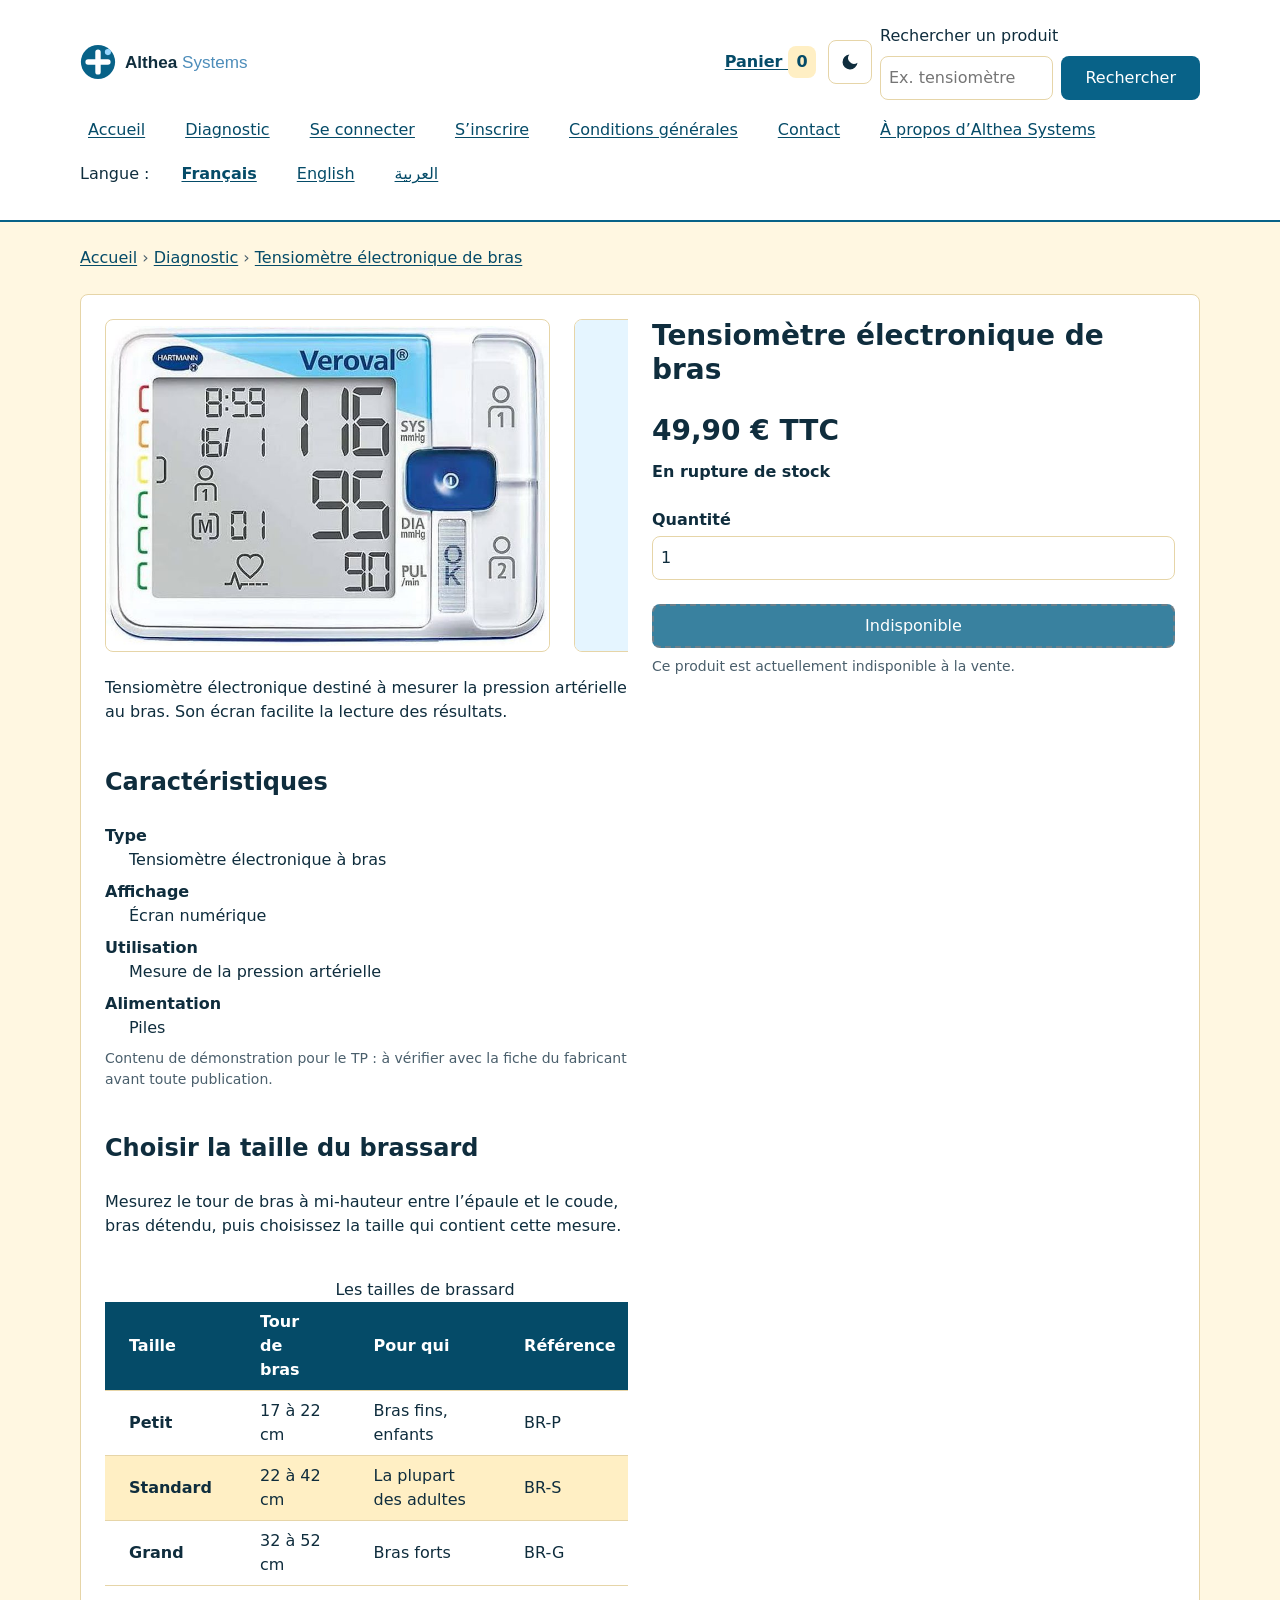
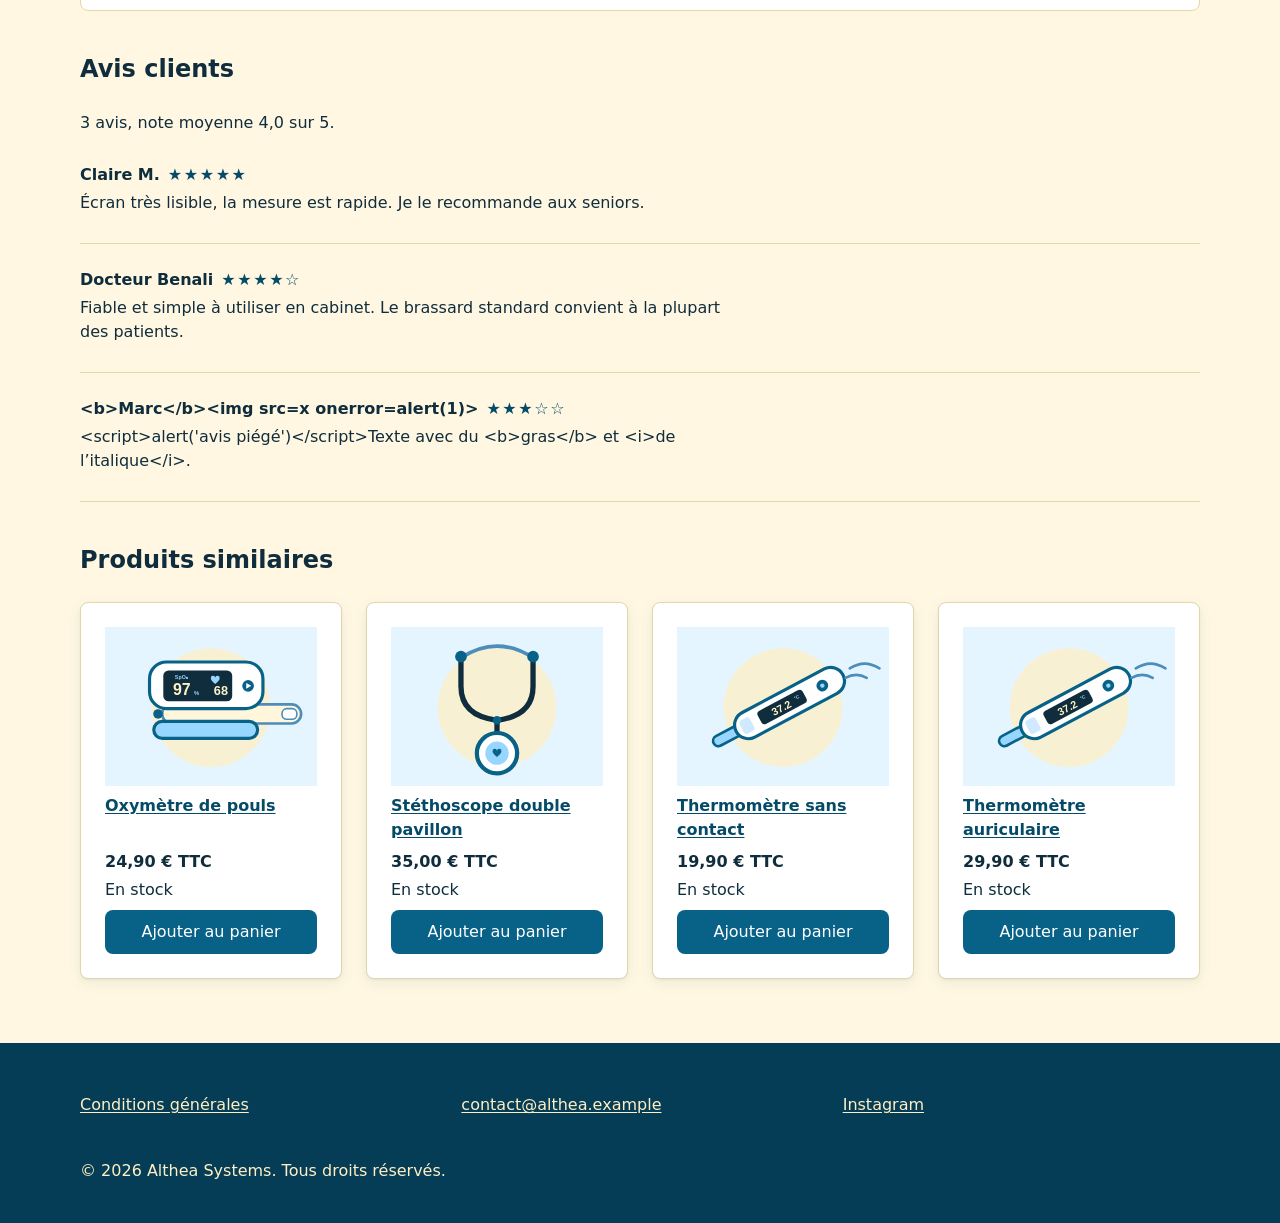
<file: produit.html>
<!DOCTYPE html>
<html lang="fr">
<head>
  <meta charset="UTF-8">
  <meta http-equiv="Content-Security-Policy" content="default-src 'self'; object-src 'none'; base-uri 'self'; form-action 'self'">
  <meta name="referrer" content="strict-origin-when-cross-origin">
  <meta name="viewport" content="width=device-width, initial-scale=1">
  <title>Tensiomètre électronique de bras · Althea Systems</title>
  <meta name="description" content="Consultez la fiche du tensiomètre électronique de bras Althea Systems.">
  <meta name="theme-color" content="#086288">
  <link rel="icon" href="img/favicon.svg" type="image/svg+xml">
  <link rel="stylesheet" href="css/variables.css">
  <link rel="stylesheet" href="css/style.css">
  <script src="js/theme.js"></script>
  <script src="js/avertissement.js"></script>
  <script type="module" src="js/main.js"></script>
</head>
<body>
  <a class="evitement" href="#contenu">Aller au contenu</a>

  <header class="entete">
    <p class="logo">
      <a href="index.html" aria-label="Althea Systems, accueil">
        <img src="img/logo.svg" alt="Althea Systems">
      </a>
    </p>

    <p class="panier">
      <a href="panier.html" aria-label="Panier, 0 article">Panier <span class="compteur">0</span></a>
    </p>

    <button class="theme-bouton" type="button" aria-pressed="false" title="Mode sombre" hidden>
      <span class="visually-hidden">Mode sombre</span>
      <svg class="icone-lune" aria-hidden="true" focusable="false" viewBox="0 0 24 24" width="20" height="20"><path d="M21 12.8A9 9 0 1 1 11.2 3a7 7 0 0 0 9.8 9.8z" fill="currentColor"/></svg>
      <svg class="icone-soleil" aria-hidden="true" focusable="false" viewBox="0 0 24 24" width="20" height="20"><circle cx="12" cy="12" r="4" fill="currentColor"/><path d="M12 2v3M12 19v3M2 12h3M19 12h3M4.9 4.9l2.1 2.1M17 17l2.1 2.1M19.1 4.9L17 7M7 17l-2.1 2.1" stroke="currentColor" stroke-width="2" stroke-linecap="round" fill="none"/></svg>
    </button>

    <button class="menu-bouton" type="button" aria-expanded="true" aria-controls="menu-principal">Menu</button>
    <nav id="menu-principal" class="menu" aria-label="Menu principal">
      <ul class="liste-reset">
          <li><a href="index.html">Accueil</a></li>
          <li><a href="categorie.html">Diagnostic</a></li>
          <li><a href="connexion.html">Se connecter</a></li>
          <li><a href="inscription.html">S’inscrire</a></li>
          <li><a href="cgu.html">Conditions générales</a></li>
          <li><a href="mailto:contact@althea.example">Contact</a></li>
          <li><a href="index.html#a-propos">À propos d’Althea Systems</a></li>
      </ul>
      <p class="langues">Langue :
        <a href="index.html" lang="fr" hreflang="fr" aria-current="true">Français</a>
        <a href="en/index.html" lang="en" hreflang="en">English</a>
        <a href="ar/index.html" lang="ar" hreflang="ar" dir="rtl">العربية</a>
      </p>
    </nav>

    <form class="recherche" action="recherche.html" method="get" role="search">
      <label for="recherche-entete">Rechercher un produit</label>
      <input id="recherche-entete" name="q" type="search" placeholder="Ex. tensiomètre">
      <button type="submit">Rechercher</button>
    </form>
  </header>

  <main id="contenu" class="produit-detail">
    <nav class="ariane" aria-label="Fil d’Ariane">
      <ol class="liste-reset">
        <li><a href="index.html">Accueil</a></li>
        <li><a href="categorie.html">Diagnostic</a></li>
        <li><a href="produit.html" aria-current="page">Tensiomètre électronique de bras</a></li>
      </ol>
    </nav>

    <article class="fiche" data-id="tensiometre">
      <div class="fiche-images">
        <ul class="defile galerie liste-reset" tabindex="0" aria-label="Photos du produit, à faire défiler">
          <li><img src="img/tensiometre-face-400.jpg" alt="Tensiomètre vu de face : écran numérique affichant la pression et le pouls" width="400" height="289" srcset="img/tensiometre-face-400.jpg 400w, img/tensiometre-face-800.jpg 800w" sizes="(min-width: 64rem) 50vw, 100vw"></li>
          <li><img src="img/tensiometre-detail-1.svg" alt="Détail de l’écran du tensiomètre" width="720" height="540"></li>
          <li><img src="img/tensiometre-detail-2.svg" alt="Détail du brassard du tensiomètre" width="720" height="540"></li>
        </ul>
      </div>

      <div class="fiche-infos">
        <h1>Tensiomètre électronique de bras</h1>
        <p class="prix">49,90 € TTC</p>
        <p class="stock stock-rupture">En rupture de stock</p>
        <div class="achat">
          <form action="produit.html" method="get">
            <label for="quantite">Quantité</label>
            <input id="quantite" name="quantite" type="number" min="1" max="10" value="1" disabled>
            <button class="btn" type="submit" disabled>Indisponible</button>
            <p class="aide-formulaire">Ce produit est actuellement indisponible à la vente.</p>
            <p class="message-achat" aria-live="polite"></p>
          </form>
        </div>
      </div>

      <div class="fiche-description">
        <p class="description">Tensiomètre électronique destiné à mesurer la pression artérielle au bras. Son écran facilite la lecture des résultats.</p>

        <section class="caracteristiques" aria-labelledby="titre-caracteristiques">
          <h2 id="titre-caracteristiques">Caractéristiques</h2>
          <dl>
            <dt>Type</dt>
            <dd>Tensiomètre électronique à bras</dd>
            <dt>Affichage</dt>
            <dd>Écran numérique</dd>
            <dt>Utilisation</dt>
            <dd>Mesure de la pression artérielle</dd>
            <dt>Alimentation</dt>
            <dd>Piles</dd>
          </dl>
          <p class="note-produit">Contenu de démonstration pour le TP : à vérifier avec la fiche du fabricant avant toute publication.</p>
        </section>

        <section id="section-tailles" aria-labelledby="titre-tailles">
          <h2 id="titre-tailles">Choisir la taille du brassard</h2>
          <p>Mesurez le tour de bras à mi-hauteur entre l’épaule et le coude, bras détendu, puis choisissez la taille qui contient cette mesure.</p>
          <section class="defile-tableau" tabindex="0" aria-labelledby="titre-formats">
            <table class="formats">
              <caption id="titre-formats">Les tailles de brassard</caption>
              <thead>
                <tr><th scope="col">Taille</th><th scope="col">Tour de bras</th><th scope="col">Pour qui</th><th scope="col">Référence</th><th scope="col">Fourni</th></tr>
              </thead>
              <tbody>
                <tr><th scope="row">Petit</th><td>17 à 22 cm</td><td>Bras fins, enfants</td><td>BR-P</td><td>Non</td></tr>
                <tr><th scope="row">Standard</th><td>22 à 42 cm</td><td>La plupart des adultes</td><td>BR-S</td><td>Oui</td></tr>
                <tr><th scope="row">Grand</th><td>32 à 52 cm</td><td>Bras forts</td><td>BR-G</td><td>Non</td></tr>
              </tbody>
            </table>
          </section>
        </section>
      </div>
    </article>

    <section class="avis" aria-labelledby="titre-avis">
      <h2 id="titre-avis">Avis clients</h2>
      <p id="etat-avis" aria-live="polite">Chargement des avis…</p>
      <ul id="liste-avis" class="liste-reset"></ul>
    </section>

    <section class="similaires" aria-labelledby="titre-similaires">
      <h2 id="titre-similaires">Produits similaires</h2>
      <ul id="liste-similaires" class="produits liste-reset">
        <!-- les cartes sont créées par js/fiche.js -->
      </ul>
    </section>
  </main>

  <footer class="pied">
    <nav aria-label="Informations légales"><ul class="liste-reset">
      <li><a href="cgu.html">Conditions générales</a></li>
    </ul></nav>
    <nav aria-label="Contact"><ul class="liste-reset">
      <li><a href="mailto:contact@althea.example">contact@althea.example</a></li>
    </ul></nav>
    <nav aria-label="Réseaux sociaux"><ul class="liste-reset">
      <li><a href="https://www.instagram.com/" target="_blank" rel="noopener noreferrer">Instagram <span class="visually-hidden">(nouvel onglet)</span></a></li>
    </ul></nav>
    <p>© 2026 Althea Systems. Tous droits réservés.</p>
  </footer>
</body>
</html>
</file>
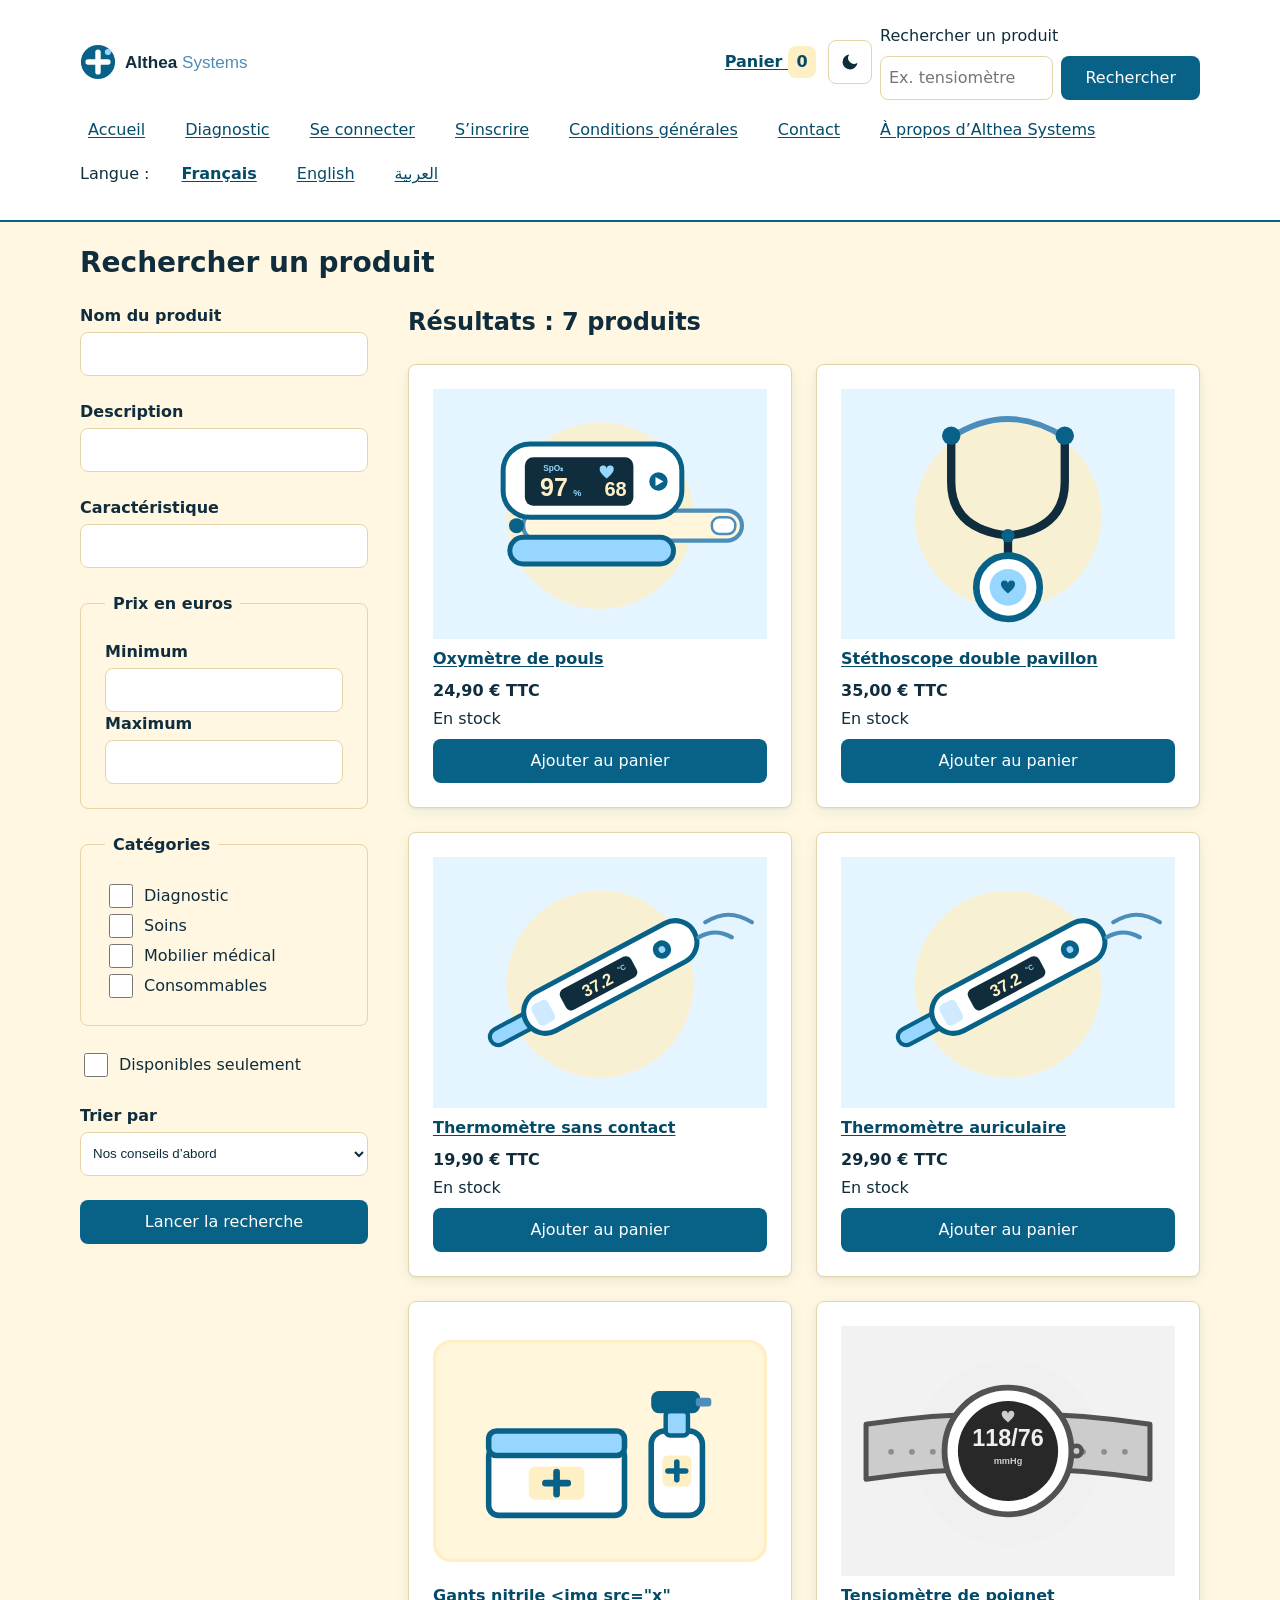
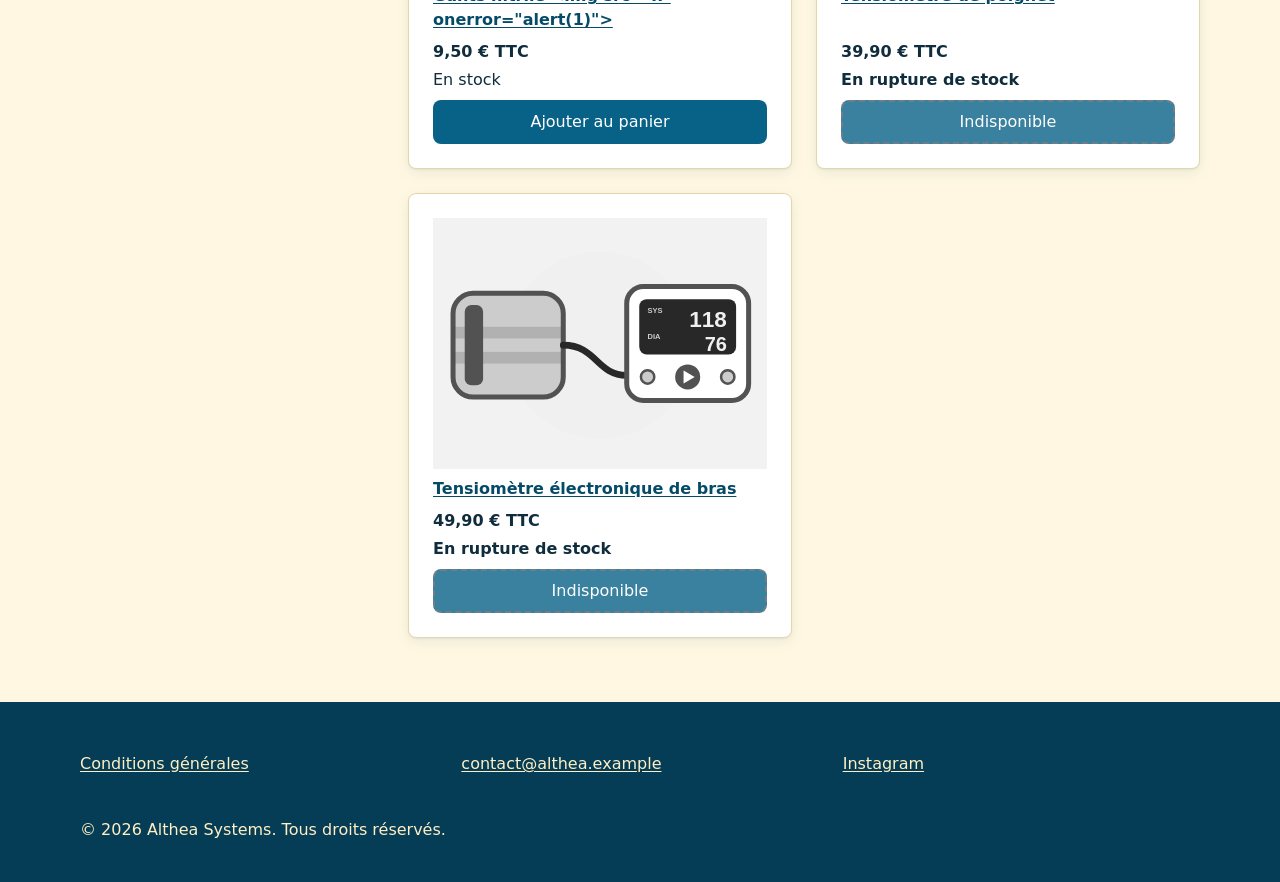
<file: recherche.html>
<!DOCTYPE html>
<html lang="fr">
<head>
  <meta charset="UTF-8">
  <meta http-equiv="Content-Security-Policy" content="default-src 'self'; object-src 'none'; base-uri 'self'; form-action 'self'">
  <meta name="referrer" content="strict-origin-when-cross-origin">
  <meta name="viewport" content="width=device-width, initial-scale=1">
  <title>Recherche · Althea Systems</title>
  <meta name="description" content="Recherchez un produit Althea Systems par nom, prix, catégorie et disponibilité.">
  <meta name="theme-color" content="#086288">
  <link rel="icon" href="img/favicon.svg" type="image/svg+xml">
  <link rel="stylesheet" href="css/variables.css">
  <link rel="stylesheet" href="css/style.css">
  <script src="js/theme.js"></script>
  <script src="js/avertissement.js"></script>
  <script type="module" src="js/main.js"></script>
</head>
<body>
  <a class="evitement" href="#contenu">Aller au contenu</a>

  <header class="entete">
    <p class="logo">
      <a href="index.html" aria-label="Althea Systems, accueil">
        <img src="img/logo.svg" alt="Althea Systems">
      </a>
    </p>

    <p class="panier">
      <a href="panier.html" aria-label="Panier, 0 article">Panier <span class="compteur">0</span></a>
    </p>

    <button class="theme-bouton" type="button" aria-pressed="false" title="Mode sombre" hidden>
      <span class="visually-hidden">Mode sombre</span>
      <svg class="icone-lune" aria-hidden="true" focusable="false" viewBox="0 0 24 24" width="20" height="20"><path d="M21 12.8A9 9 0 1 1 11.2 3a7 7 0 0 0 9.8 9.8z" fill="currentColor"/></svg>
      <svg class="icone-soleil" aria-hidden="true" focusable="false" viewBox="0 0 24 24" width="20" height="20"><circle cx="12" cy="12" r="4" fill="currentColor"/><path d="M12 2v3M12 19v3M2 12h3M19 12h3M4.9 4.9l2.1 2.1M17 17l2.1 2.1M19.1 4.9L17 7M7 17l-2.1 2.1" stroke="currentColor" stroke-width="2" stroke-linecap="round" fill="none"/></svg>
    </button>

    <button class="menu-bouton" type="button" aria-expanded="true" aria-controls="menu-principal">Menu</button>
    <nav id="menu-principal" class="menu" aria-label="Menu principal">
      <ul class="liste-reset">
          <li><a href="index.html">Accueil</a></li>
          <li><a href="categorie.html">Diagnostic</a></li>
          <li><a href="connexion.html">Se connecter</a></li>
          <li><a href="inscription.html">S’inscrire</a></li>
          <li><a href="cgu.html">Conditions générales</a></li>
          <li><a href="mailto:contact@althea.example">Contact</a></li>
          <li><a href="index.html#a-propos">À propos d’Althea Systems</a></li>
      </ul>
      <p class="langues">Langue :
        <a href="index.html" lang="fr" hreflang="fr" aria-current="true">Français</a>
        <a href="en/index.html" lang="en" hreflang="en">English</a>
        <a href="ar/index.html" lang="ar" hreflang="ar" dir="rtl">العربية</a>
      </p>
    </nav>

    <form class="recherche" action="recherche.html" method="get" role="search">
      <label for="recherche-entete">Rechercher un produit</label>
      <input id="recherche-entete" name="q" type="search" placeholder="Ex. tensiomètre">
      <button type="submit">Rechercher</button>
    </form>
  </header>

  <main id="contenu">
    <h1>Rechercher un produit</h1>
    <div class="recherche-avancee">
      <form class="facettes" action="recherche.html" method="get">
        <p><label for="f-nom">Nom du produit</label>
        <input id="f-nom" name="nom" type="search"></p>
        <p><label for="f-description">Description</label>
        <input id="f-description" name="description" type="search"></p>
        <p><label for="f-caracteristique">Caractéristique</label>
        <input id="f-caracteristique" name="caracteristique" type="search"></p>
        <fieldset>
          <legend>Prix en euros</legend>
          <p><label for="f-min">Minimum</label>
          <input id="f-min" name="prixMin" type="number" min="0" inputmode="decimal"></p>
          <p><label for="f-max">Maximum</label>
          <input id="f-max" name="prixMax" type="number" min="0" inputmode="decimal"></p>
        </fieldset>
        <fieldset>
          <legend>Catégories</legend>
          <p class="case"><input id="c-diagnostic" type="checkbox" name="categorie[]" value="diagnostic"><label for="c-diagnostic">Diagnostic</label></p>
          <p class="case"><input id="c-soins" type="checkbox" name="categorie[]" value="soins"><label for="c-soins">Soins</label></p>
          <p class="case"><input id="c-mobilier" type="checkbox" name="categorie[]" value="mobilier"><label for="c-mobilier">Mobilier médical</label></p>
          <p class="case"><input id="c-consommables" type="checkbox" name="categorie[]" value="consommables"><label for="c-consommables">Consommables</label></p>
        </fieldset>
        <p class="case"><input id="f-dispo" type="checkbox" name="disponibles" value="1"><label for="f-dispo">Disponibles seulement</label></p>
        <p><label for="f-tri">Trier par</label>
        <select id="f-tri" name="tri">
          <option value="recommande">Nos conseils d’abord</option>
          <option value="prix-croissant">Prix croissant</option>
          <option value="prix-decroissant">Prix décroissant</option>
          <option value="nouveaute">Nouveauté</option>
          <option value="disponibilite">Disponibilité</option>
        </select></p>
        <button class="btn" type="submit">Lancer la recherche</button>
      </form>

      <section class="resultats" aria-labelledby="titre-resultats">
        <h2 id="titre-resultats">Résultats : 6 produits</h2>
        <p id="aucun-resultat" hidden>Aucun produit ne correspond à votre recherche.</p>
        <ul id="resultats-produits" class="produits liste-reset">
          <!-- les cartes sont créées par js/recherche.js -->
        </ul>
      <nav class="pagination" aria-label="Pagination">
      <ul class="liste-reset">
        <li><a href="recherche.html?page=1" aria-current="page"><span class="visually-hidden">Page </span>1</a></li>
        <li><a href="recherche.html?page=2"><span class="visually-hidden">Page </span>2</a></li>
        <li><a href="recherche.html?page=3"><span class="visually-hidden">Page </span>3</a></li>
        <li><a href="recherche.html?page=2">Suivant</a></li>
      </ul>
      </nav>
      </section>
    </div>
  </main>

  <footer class="pied">
    <nav aria-label="Informations légales"><ul class="liste-reset">
      <li><a href="cgu.html">Conditions générales</a></li>
    </ul></nav>
    <nav aria-label="Contact"><ul class="liste-reset">
      <li><a href="mailto:contact@althea.example">contact@althea.example</a></li>
    </ul></nav>
    <nav aria-label="Réseaux sociaux"><ul class="liste-reset">
      <li><a href="https://www.instagram.com/" target="_blank" rel="noopener noreferrer">Instagram <span class="visually-hidden">(nouvel onglet)</span></a></li>
    </ul></nav>
    <p>© 2026 Althea Systems. Tous droits réservés.</p>
  </footer>
</body>
</html>
</file>
<file: css/variables.css>
:root {
  color-scheme: light dark; /* champs, cases et barres de défilement suivent le mode */

  /* Palette Color Hunt : #086288 · #4D8DBA · #97D7FF · #FFEFC4 (+ nuances dérivées)
     Mode clair, contrastes du texte (minimum WCAG 4,5:1) : texte/fond 13.4:1 ; texte/surface 14.4:1 ; texte/creme 12.6:1 ; texte/pale 12.9:1 ; discret/fond 6.2:1 ; discret/surface 6.7:1 ; discret/creme 5.8:1 ; primaire/fond 6.3:1 ; primaire/surface 6.7:1 ; primaire/creme 5.9:1 ; primaire/pale 6.1:1 ; fonce/fond 8.9:1 ; fonce/surface 9.5:1 ; fonce/creme 8.3:1 ; sur/primaire 6.7:1 ; sur/fonce 9.5:1 ; sur/alerte 8.3:1 ; alerte/fond 7.8:1 ; alerte/surface 8.3:1 ; alerte/alertefond 6.8:1 ; succes/succesfond 6.5:1 ; succes/fond 6.7:1 ; piedtexte/pied 10.2:1 */
  --couleur-primaire: #086288;
  --couleur-primaire-fonce: #054b68;
  --couleur-primaire-pale: #e5f5ff;
  --couleur-primaire-bord: #97d7ff;
  --couleur-secondaire: #4d8dba;
  --couleur-sur-primaire: #ffffff;
  --couleur-texte: #0f2d3d;
  --couleur-texte-discret: #4a5f6c;
  --couleur-fond: #fff7e1;
  --couleur-creme: #ffefc4;
  --couleur-surface: #ffffff;
  --couleur-alerte: #991b1b;
  --couleur-alerte-fond: #fee2e2;
  --couleur-succes: #166534;
  --couleur-succes-fond: #dcfce7;
  --couleur-pied: #063d56;
  --couleur-pied-texte: #ffefc4;
  --couleur-bordure: #e6d5a8;
  --ombre: 0 1px 2px rgb(8 98 136 / 8%), 0 4px 14px rgb(8 98 136 / 8%);
  --ombre-survol: 0 8px 28px rgb(8 98 136 / 22%);
  --couleur-sur-image: #ffffff; /* texte posé sur une photo : toujours blanc, sur dégradé noir */

  --police: "Segoe UI", system-ui, -apple-system, Roboto, Arial, sans-serif;

  --taille-xs: 0.75rem;
  --taille-sm: 0.875rem;
  --taille-base: 1rem;
  --taille-lg: 1.25rem;
  --taille-xl: 1.5rem;
  --taille-h1: 1.75rem;

  --espace-mini: 0.25rem;
  --espace-petit: 0.5rem;
  --espace: 1rem;
  --espace-grand: 1.5rem;
  --espace-xl: 2.5rem;

  --rayon: 0.5rem;
  --rayon-grand: 1rem;
  --cible: 44px;
  --bordure: 1px solid var(--couleur-bordure);
  --focus-epaisseur: 3px;
  --largeur-max: 70rem;
}

/* Le bouton ☾ / ☀ (js/theme.js) pose data-theme sur <html> et garde le choix */
:root[data-theme="light"] {
  color-scheme: light;
}

/* Mode sombre, contrastes du texte : texte/fond 14.8:1 ; texte/surface 12.9:1 ; texte/creme 11.5:1 ; texte/pale 10.7:1 ; discret/fond 9.9:1 ; discret/surface 8.6:1 ; discret/creme 7.7:1 ; primaire/fond 10.8:1 ; primaire/surface 9.4:1 ; primaire/creme 8.4:1 ; primaire/pale 7.8:1 ; fonce/fond 13.2:1 ; fonce/surface 11.5:1 ; fonce/creme 10.2:1 ; sur/primaire 10.8:1 ; sur/fonce 13.2:1 ; sur/alerte 8.9:1 ; alerte/fond 8.9:1 ; alerte/surface 7.7:1 ; alerte/alertefond 7.3:1 ; succes/succesfond 9.1:1 ; succes/fond 12.0:1 ; piedtexte/pied 16.1:1 */
@media (prefers-color-scheme: dark) {
  :root:not([data-theme="light"]) {
    --couleur-primaire: #97d7ff;
    --couleur-primaire-fonce: #c7e8ff;
    --couleur-primaire-pale: #16394d;
    --couleur-primaire-bord: #3b7ea6;
    --couleur-secondaire: #4d8dba;
    --couleur-sur-primaire: #0a1f2b;
    --couleur-texte: #ffefc4;
    --couleur-texte-discret: #b8c9d4;
    --couleur-fond: #0a1f2b;
    --couleur-creme: #123446;
    --couleur-surface: #102b3a;
    --couleur-alerte: #fca5a5;
    --couleur-alerte-fond: #4c1d24;
    --couleur-succes: #86efac;
    --couleur-succes-fond: #14391f;
    --couleur-pied: #041620;
    --couleur-pied-texte: #ffefc4;
    --couleur-bordure: #25536a;
    --ombre: 0 1px 2px rgb(0 0 0 / 30%), 0 4px 14px rgb(0 0 0 / 30%);
    --ombre-survol: 0 8px 28px rgb(0 0 0 / 45%);
  }
}

:root[data-theme="dark"] {
  color-scheme: dark;
  --couleur-primaire: #97d7ff;
  --couleur-primaire-fonce: #c7e8ff;
  --couleur-primaire-pale: #16394d;
  --couleur-primaire-bord: #3b7ea6;
  --couleur-secondaire: #4d8dba;
  --couleur-sur-primaire: #0a1f2b;
  --couleur-texte: #ffefc4;
  --couleur-texte-discret: #b8c9d4;
  --couleur-fond: #0a1f2b;
  --couleur-creme: #123446;
  --couleur-surface: #102b3a;
  --couleur-alerte: #fca5a5;
  --couleur-alerte-fond: #4c1d24;
  --couleur-succes: #86efac;
  --couleur-succes-fond: #14391f;
  --couleur-pied: #041620;
  --couleur-pied-texte: #ffefc4;
  --couleur-bordure: #25536a;
  --ombre: 0 1px 2px rgb(0 0 0 / 30%), 0 4px 14px rgb(0 0 0 / 30%);
  --ombre-survol: 0 8px 28px rgb(0 0 0 / 45%);
}
</file>
<file: css/style.css>
/* ÉTAPE 27 — RESET */
*, *::before, *::after {
  box-sizing: border-box;
}

body, h1, h2, h3, p, ul, ol, dl, dd {
  margin: 0;
}

ul, ol {
  padding-left: var(--espace-grand);
}

img {
  display: block;
  max-width: 100%;
  height: auto;
}

input, button {
  font: inherit;
}

/* ÉTAPE 28 — BASE */
body {
  font-family: var(--police);
  font-size: var(--taille-base);
  line-height: 1.5;
  color: var(--couleur-texte);
  background-color: var(--couleur-fond);
}

h1 {
  margin-bottom: var(--espace);
  font-size: var(--taille-h1);
  line-height: 1.2;
}

h2 {
  margin-bottom: var(--espace);
  font-size: var(--taille-xl);
}

h3 {
  margin-bottom: var(--espace-petit);
  font-size: var(--taille-lg);
}

p {
  max-width: 65ch;
  margin-bottom: var(--espace-petit);
}

a {
  color: var(--couleur-primaire-fonce);
  text-underline-offset: 0.15em;
}

a:hover {
  text-decoration-thickness: 2px;
}

main {
  padding: var(--espace);
}

section {
  margin-top: var(--espace-grand);
}

/* ÉTAPE 29 — ACCESSIBILITÉ */
:focus-visible {
  outline: var(--focus-epaisseur) solid var(--couleur-primaire);
  outline-offset: var(--espace-mini);
}

.evitement {
  position: absolute;
  top: -100px;
  left: var(--espace);
  z-index: 1000;
  padding: var(--espace-petit);
  color: var(--couleur-sur-primaire);
  background-color: var(--couleur-primaire-fonce);
  border-radius: var(--rayon);
}

.evitement:focus {
  top: var(--espace);
}

.visually-hidden {
  position: absolute;
  width: 1px;
  height: 1px;
  padding: 0;
  margin: -1px;
  overflow: hidden;
  clip-path: inset(50%);
  white-space: nowrap;
  border: 0;
}

/* ÉTAPE 30 — COMPOSANTS COMMUNS */
.liste-reset {
  padding: 0;
  list-style: none;
}

.btn {
  display: inline-block;
  min-height: var(--cible);
  padding: var(--espace-petit) var(--espace);
  color: var(--couleur-sur-primaire);
  text-align: center;
  text-decoration: none;
  background-color: var(--couleur-primaire);
  border: 0;
  border-radius: var(--rayon);
  cursor: pointer;
}

.btn:hover:not(:disabled) {
  color: var(--couleur-sur-primaire);
  background-color: var(--couleur-primaire-fonce);
}

.btn:disabled {
  border: 2px dashed var(--couleur-texte-discret);
  cursor: not-allowed;
  opacity: 0.8;
}

.stock-rupture {
  color: var(--couleur-alerte);
  font-weight: bold;
}

/* ÉTAPE 31 — EN-TÊTE ET PIED */
.entete {
  padding: var(--espace);
  background-color: var(--couleur-surface);
  border-bottom: 2px solid var(--couleur-primaire);
}

.logo img {
  width: auto;
  height: 40px;
}

.panier {
  margin-top: var(--espace-petit);
}

.panier a {
  display: inline-block;
  min-height: var(--cible);
  padding: var(--espace-petit);
  font-weight: bold;
}

.panier {
  position: relative;
}

.compteur {
  display: inline-block;
  min-width: var(--cible);
  padding: var(--espace-mini);
  text-align: center;
  border-radius: var(--rayon);
  background-color: var(--couleur-fond);
}

.menu-bouton {
  display: inline-block;
  min-height: var(--cible);
  padding: var(--espace-petit) var(--espace);
  cursor: pointer;
  border: var(--bordure);
  border-radius: var(--rayon);
}

.menu {
  margin-top: var(--espace-petit);
}

.menu a {
  display: inline-flex;
  align-items: center;
  min-height: var(--cible);
  padding: var(--espace-petit);
}

.recherche {
  margin-top: var(--espace);
}

.recherche label {
  display: block;
  margin-bottom: var(--espace-mini);
}

.recherche input,
.recherche button {
  display: block;
  width: 100%;
  min-height: var(--cible);
  margin-top: var(--espace-petit);
  padding: var(--espace-petit);
}

.recherche input {
  border: var(--bordure);
  border-radius: var(--rayon);
}

.recherche button {
  color: var(--couleur-sur-primaire);
  background-color: var(--couleur-primaire);
  border: 0;
  border-radius: var(--rayon);
}

.pied {
  padding: var(--espace);
  color: var(--couleur-texte);
  background-color: var(--couleur-surface);
  border-top: var(--bordure);
}

.pied li {
  margin-bottom: var(--espace-petit);
}

/* ÉTAPES 2-3 : conteneur fluide et paliers (mobile d'abord, min-width en rem) */
body { overflow-wrap: anywhere; }
main { width: min(100% - 2rem, 70rem); margin-inline: auto; }
main { padding: var(--espace) 0; }
@media (min-width: 48rem) { :root { --espace: 1.25rem; --espace-grand: 2rem; } }
@media (min-width: 64rem) { :root { --espace: 1.5rem; --espace-grand: 2.5rem; } }

/* ÉTAPE 4 : en-tête en Flexbox */
.entete {
  position: relative;
  display: flex;
  flex-wrap: wrap;
  align-items: center;
  gap: var(--espace-petit);
  padding-block: var(--espace);
  padding-inline: max(1rem, calc((100% - 70rem) / 2));
}
.logo, .panier { margin: 0; }
.logo { margin-inline-end: auto; }
.panier a { padding-inline: var(--espace-mini); }
.compteur { min-width: 2rem; }
.menu, .recherche { flex-basis: 100%; margin: 0; }
.recherche { display: flex; flex-wrap: wrap; gap: var(--espace-petit); }
.recherche label { flex-basis: 100%; margin: 0; }
.recherche input { flex: 1 1 10rem; width: auto; min-width: 0; margin: 0; color: var(--couleur-texte); background-color: var(--couleur-surface); }
.recherche button { flex: 0 0 auto; width: auto; margin: 0; padding-inline: var(--espace); }

/* ÉTAPES 5-6 : menu, langues */
.menu ul { display: flex; flex-wrap: wrap; gap: 0 var(--espace); }
.menu a[aria-current="page"], .langues [aria-current="true"] { font-weight: bold; }
.langues { display: flex; flex-wrap: wrap; align-items: center; gap: 0 var(--espace); max-width: none; margin: 0; }
.langues a { display: inline-flex; align-items: center; min-height: var(--cible); }
/* JOUR 3 : menu burger (aria-expanded) sur téléphone, menu toujours visible dès 48rem */
.menu-bouton { color: var(--couleur-texte); background-color: var(--couleur-surface); }
.entete:has(.menu-bouton[aria-expanded="false"]) .menu { display: none; }
@media (min-width: 48rem) {
  .menu-bouton { display: none; }
  .entete {
    display: grid;
    grid-template-columns: 1fr auto auto minmax(0, 20rem);
    grid-template-areas: "logo panier theme recherche" "menu menu menu menu";
    align-items: center;
  }
  .logo { grid-area: logo; }
  .panier { grid-area: panier; }
  .theme-bouton { grid-area: theme; }
  .recherche { grid-area: recherche; }
  .menu, .entete:has(.menu-bouton[aria-expanded="false"]) .menu {
    grid-area: menu;
    display: flex;
    flex-wrap: wrap;
    align-items: center;
    justify-content: space-between;
    gap: 0 var(--espace);
  }
}

/* ÉTAPE 7 : pied de page, visible sur tous les écrans (3 colonnes dès 48rem) */
.pied {
  display: grid;
  gap: var(--espace);
  width: 100%;
  margin: var(--espace-xl) 0 0;
  padding: var(--espace-grand) max(1rem, calc((100% - 70rem) / 2));
  color: var(--couleur-pied-texte);
  background-color: var(--couleur-pied);
  border-top: 0;
}
.pied ul { margin: 0; }
.pied p { margin: 0; }
.pied a { display: inline-flex; align-items: center; min-height: var(--cible); color: var(--couleur-pied-texte); }
.pied a:focus-visible, .annonce a:focus-visible { outline-color: var(--couleur-pied-texte); }
@media (min-width: 48rem) {
  .pied { grid-template-columns: repeat(3, 1fr); }
  .pied p { grid-column: 1 / -1; }
}

/* ÉTAPES 8-11 : carrousel (défilement ancré) et pastilles */
.defile {
  display: grid;
  grid-auto-flow: column;
  grid-auto-columns: 100%;
  overflow-x: auto;
  scroll-snap-type: x mandatory;
}
.defile > li { scroll-snap-align: start; min-width: 0; }
@media (prefers-reduced-motion: no-preference) { .defile { scroll-behavior: smooth; } }
.carrousel { margin-top: 0; }
.slide { display: grid; overflow: hidden; border-radius: var(--rayon); background-color: var(--couleur-surface); }
.slide > * { grid-area: 1 / 1; }
.slide picture { display: block; }
.slide img { width: 100%; aspect-ratio: 1 / 1; object-fit: cover; }
.slide-texte {
  align-self: end;
  padding: var(--espace);
  color: var(--couleur-sur-image);
  background: linear-gradient(transparent, rgb(0 0 0 / 0.78));
}
.slide-texte h3 { margin-bottom: var(--espace-mini); }
.slide-texte p { margin-bottom: var(--espace-petit); }
@media (min-width: 48rem) { .slide img { aspect-ratio: 16 / 5; } }
.pastilles { display: flex; justify-content: center; }
.pastilles a { display: grid; place-items: center; min-width: var(--cible); min-height: var(--cible); }
.pastilles a::before { content: ""; width: 12px; height: 12px; border-radius: 50%; background-color: var(--couleur-primaire); }

/* ÉTAPES 12-14 : catégories, cartes produit, survol */
.categories > ul {
  display: grid;
  grid-template-columns: repeat(auto-fit, minmax(min(100%, 9rem), 1fr));
  gap: var(--espace);
}
.top-produits > ul { display: flex; flex-wrap: wrap; gap: var(--espace); }
.top-produits li { flex: 1 1 14rem; min-width: 0; }
.top-produits li, .produits > li { display: flex; min-width: 0; }
.carte, .produit {
  padding: var(--espace);
  background-color: var(--couleur-surface);
  border: var(--bordure);
  border-radius: var(--rayon);
}
.carte { flex: 1; }
.produit { flex: 1; min-width: 0; display: flex; flex-direction: column; }
.carte img, .produit img { width: 100%; aspect-ratio: 4 / 3; object-fit: contain; margin-bottom: var(--espace-petit); }
.carte > a, .produit > a { color: inherit; text-decoration: none; }
.carte h3, .produit h3 { color: var(--couleur-primaire-fonce); text-decoration: underline; text-underline-offset: 0.15em; font-size: 1rem; }
.produit .prix { margin-block-start: auto; margin-bottom: var(--espace-mini); }
.produit .stock { margin-bottom: 0; }
.produit:has(.stock-rupture) img { filter: grayscale(1); }
.prix { font-weight: bold; }
.stock { color: var(--couleur-texte); }
@media (prefers-reduced-motion: no-preference) {
  .carte, .produit { transition: transform 0.2s ease, box-shadow 0.2s ease; }
  .btn, .recherche button { transition: background-color 0.2s ease; }
  .carte:hover, .carte:focus-within, .produit:hover, .produit:focus-within {
    transform: translateY(-4px);
    box-shadow: var(--ombre-survol);
  }
}

/* ÉTAPES 15-18 : page Catégorie */
.bandeau { display: grid; margin-top: 0; overflow: hidden; border-radius: var(--rayon); }
.bandeau > * { grid-area: 1 / 1; }
.bandeau picture { display: block; }
.bandeau img { width: 100%; aspect-ratio: 16 / 9; object-fit: cover; }
@media (min-width: 48rem) { .bandeau img { aspect-ratio: 4 / 1; } }
.bandeau h1 {
  align-self: end;
  margin: 0;
  padding: var(--espace);
  color: var(--couleur-sur-image);
  background: linear-gradient(transparent, rgb(0 0 0 / 0.78));
}
.produits { display: grid; grid-template-columns: minmax(0, 1fr); gap: var(--espace); }
@media (min-width: 48rem) {
  .produits { grid-template-columns: repeat(auto-fill, minmax(min(100%, 16rem), 1fr)); }
}
.pagination { margin-top: var(--espace-grand); }
.pagination ul { display: flex; flex-wrap: wrap; justify-content: center; gap: var(--espace-petit); }
.pagination a {
  display: inline-flex;
  align-items: center;
  justify-content: center;
  min-width: var(--cible);
  min-height: var(--cible);
  padding-inline: var(--espace-petit);
  border: var(--bordure);
  border-radius: var(--rayon);
  text-decoration: none;
}
.pagination a[aria-current="page"] {
  color: var(--couleur-sur-primaire);
  background-color: var(--couleur-primaire-fonce);
  border-color: var(--couleur-primaire-fonce);
}

/* ÉTAPES 19-23 : page Produit */
.ariane { margin-bottom: var(--espace); }
.ariane li { display: inline; }
.ariane li + li::before { content: " › "; color: var(--couleur-texte-discret); }
.fiche {
  display: grid;
  gap: var(--espace);
  padding: var(--espace);
  background-color: var(--couleur-surface);
  border: var(--bordure);
  border-radius: var(--rayon);
}
.fiche > * { min-width: 0; }
.galerie { grid-auto-columns: 85%; gap: var(--espace); }
.galerie img { width: 100%; aspect-ratio: 4 / 3; object-fit: contain; border: var(--bordure); border-radius: var(--rayon); }
.fiche-infos .prix { font-size: var(--taille-h1); }
.achat { margin-top: var(--espace); }
.achat label { display: block; margin-bottom: var(--espace-mini); font-weight: bold; }
.achat input { display: block; width: 100%; min-height: var(--cible); margin-bottom: var(--espace); padding: var(--espace-petit); }
.achat .btn { display: block; width: 100%; }
.aide-formulaire, .note-produit { margin-top: var(--espace-petit); color: var(--couleur-texte-discret); font-size: var(--taille-sm); }
.caracteristiques dt { margin-top: var(--espace-petit); font-weight: bold; }
.caracteristiques dd { margin-left: var(--espace); }
@media (min-width: 64rem) {
  .fiche {
    grid-template-columns: 1fr 1fr;
    grid-template-areas: "images infos" "description infos";
    align-items: start;
  }
  .fiche-images { grid-area: images; }
  .fiche-infos { grid-area: infos; position: sticky; top: var(--espace); }
  .fiche-description { grid-area: description; }
}
.defile-tableau { overflow-x: auto; }
.formats { width: 100%; min-width: 40rem; border-collapse: collapse; overflow-wrap: normal; }
.formats th, .formats td { padding: var(--espace-petit) var(--espace); text-align: start; border-bottom: var(--bordure); }
.formats thead th { color: var(--couleur-sur-primaire); background-color: var(--couleur-primaire-fonce); }
.formats tbody tr { background-color: var(--couleur-surface); }
.formats tbody tr:nth-child(even) { background-color: var(--couleur-fond); }
.formats tbody th { position: sticky; inset-inline-start: 0; background-color: inherit; }

/* ÉTAPES 25-26 : Recherche, Connexion, Inscription */
.formulaire, .facettes { display: grid; gap: var(--espace); }
.formulaire { max-width: 30rem; }
.formulaire p, .facettes p { max-width: none; margin: 0; }
.formulaire label, .facettes label { display: block; margin-bottom: var(--espace-mini); font-weight: bold; }
.formulaire input:not([type="checkbox"]), .facettes input:not([type="checkbox"]), .facettes select {
  display: block;
  width: 100%;
  min-height: var(--cible);
  padding: var(--espace-petit);
  color: var(--couleur-texte);
  background-color: var(--couleur-surface);
  border: var(--bordure);
  border-radius: var(--rayon);
}
.case { display: flex; align-items: center; gap: var(--espace-petit); }
.case label { margin: 0; font-weight: normal; }
.case input { width: 1.5rem; height: 1.5rem; flex: none; }
.formulaire .btn, .facettes .btn { width: 100%; }
.aide { display: block; color: var(--couleur-texte-discret); font-size: var(--taille-sm); }
.erreur { display: none; color: var(--couleur-alerte); font-size: var(--taille-sm); }
.formulaire input:user-invalid { border-color: var(--couleur-alerte); }
.formulaire p:has(input:user-invalid) .erreur { display: block; }
.facettes fieldset { margin: 0; padding: var(--espace); border: var(--bordure); border-radius: var(--rayon); }
.facettes legend { padding-inline: var(--espace-petit); font-weight: bold; }
@media (min-width: 64rem) {
  .recherche-avancee { display: grid; grid-template-columns: 18rem minmax(0, 1fr); gap: var(--espace-grand); align-items: start; }
  .recherche-avancee section { margin-top: 0; }
}

/* ÉTAPE 27 : mode sombre (les couleurs viennent des variables ; seuls ces détails changent) */
.theme-bouton {
  display: inline-flex;
  align-items: center;
  justify-content: center;
  width: var(--cible);
  height: var(--cible);
  padding: 0;
  color: var(--couleur-texte);
  background-color: var(--couleur-surface);
  border: var(--bordure);
  border-radius: var(--rayon);
  cursor: pointer;
}
.theme-bouton[hidden] { display: none; }
.theme-bouton[aria-pressed="true"] {
  color: var(--couleur-sur-primaire);
  background-color: var(--couleur-primaire-fonce);
  border-color: var(--couleur-primaire-fonce);
}
.icone-soleil, .theme-bouton[aria-pressed="true"] .icone-lune { display: none; }
.theme-bouton[aria-pressed="true"] .icone-soleil { display: block; }
@media (prefers-color-scheme: dark) {
  :root:not([data-theme="light"]) .logo img { padding: var(--espace-mini); background-color: #ffffff; border-radius: var(--rayon); }
}
:root[data-theme="dark"] .logo img { padding: var(--espace-mini); background-color: #ffffff; border-radius: var(--rayon); }

/* JOUR 3 : catalogue, carrousel, avis, panier */
[hidden] { display: none !important; }
.logo img { height: 2.25rem; }
.compteur { min-width: 1.75rem; }
.panier { position: relative; }
.panier::after { display: none; content: ""; position: absolute; top: 0.4rem; right: 0.1rem; width: 0.65rem; height: 0.65rem; border-radius: 50%; background-color: var(--couleur-alerte); }
.panier.a-des-articles::after { display: block; }
.filtre { display: flex; flex-wrap: wrap; align-items: center; gap: var(--espace); margin-bottom: var(--espace); }
.filtre p { margin: 0; }
.filtre label { display: inline-flex; align-items: center; gap: var(--espace-petit); min-height: var(--cible); }
.filtre input[type="checkbox"] { width: 1.5rem; height: 1.5rem; }
.filtre select, .ligne-panier input { min-height: var(--cible); padding: var(--espace-petit); color: var(--couleur-texte); background-color: var(--couleur-surface); border: var(--bordure); border-radius: var(--rayon); }
.produit .btn { width: 100%; margin-top: var(--espace-petit); }
#une-defile { scrollbar-width: none; }
#une-defile::-webkit-scrollbar { display: none; }
.alerte-serveur { max-width: none; margin: 0; padding: var(--espace); color: var(--couleur-sur-primaire); background-color: var(--couleur-alerte); font-weight: bold; }
.commandes { display: flex; flex-wrap: wrap; align-items: center; justify-content: center; gap: var(--espace-petit) var(--espace); }
.pastilles a::before { box-sizing: border-box; background-color: transparent; border: 2px solid var(--couleur-primaire); }
.pastilles a[aria-current]::before { width: 16px; height: 16px; background-color: var(--couleur-primaire); }
.message-achat { min-height: 1.5em; }
.avis li { padding: var(--espace) 0; border-bottom: var(--bordure); }
.avis p { margin: 0 0 var(--espace-mini); }
.etoiles { margin-inline: var(--espace-petit); color: var(--couleur-primaire-fonce); letter-spacing: 0.1em; }
.ligne-panier { display: grid; grid-template-columns: 1fr auto; align-items: center; gap: var(--espace-petit) var(--espace); margin-bottom: var(--espace-petit); padding: var(--espace); background-color: var(--couleur-surface); border: var(--bordure); border-radius: var(--rayon); }
.ligne-nom { grid-column: 1 / -1; margin: 0; font-weight: bold; }
.ligne-panier input { width: 5rem; }
.ligne-panier label { margin-right: var(--espace-petit); }
.sous-total { margin: 0; font-weight: bold; }
.btn-secondaire { min-height: var(--cible); padding: 0 var(--espace); color: var(--couleur-texte); background: transparent; border: var(--bordure); border-radius: var(--rayon); cursor: pointer; }
.total-panier { font-size: var(--taille-lg); }
@media (min-width: 48rem) {
  .ligne-panier { grid-template-columns: 1fr auto auto auto; }
  .ligne-nom { grid-column: auto; }
}

/* Palette : touches de crème et de bleu clair, notification d'ajout au panier */
.presentation { padding: var(--espace-grand); background-color: var(--couleur-creme); border: var(--bordure); border-radius: var(--rayon-grand); }
.presentation p:last-child { margin-bottom: 0; }
.compteur { background-color: var(--couleur-creme); }
.achat input { color: var(--couleur-texte); background-color: var(--couleur-surface); border: var(--bordure); border-radius: var(--rayon); }
.filtre { padding: var(--espace); background-color: var(--couleur-creme); border: var(--bordure); border-radius: var(--rayon); }
.formats tbody tr:nth-child(even) { background-color: var(--couleur-creme); }
.carte, .produit { box-shadow: var(--ombre); }
.carte:hover, .carte:focus-within, .produit:hover, .produit:focus-within { border-color: var(--couleur-primaire-bord); }
.annonce { position: fixed; bottom: var(--espace); left: 50%; z-index: 50; width: max-content; max-width: calc(100% - 2rem); transform: translateX(-50%); opacity: 0; pointer-events: none; }
.annonce.visible { padding: var(--espace-petit) var(--espace); color: var(--couleur-pied-texte); background-color: var(--couleur-pied); border: 1px solid var(--couleur-primaire-bord); border-radius: var(--rayon); box-shadow: var(--ombre-survol); opacity: 1; pointer-events: auto; }
.annonce a { color: inherit; font-weight: bold; }
@media (prefers-reduced-motion: no-preference) { .annonce { transition: opacity 0.2s ease; } }

/* ÉTAPE 24 : version imprimable */
@media print {
  :root, :root[data-theme="dark"], :root[data-theme="light"] {
    --couleur-fond: #fff; --couleur-surface: #fff; --couleur-texte: #000; --couleur-texte-discret: #000;
    --couleur-primaire: #000; --couleur-primaire-fonce: #000; --couleur-sur-primaire: #fff; --couleur-alerte: #000;
    --couleur-bordure: #000; --couleur-creme: #fff;
  }
  .evitement, .entete, .navigation-mobile, .recherche, .panier, .achat, .pastilles, .similaires, .pied, .ariane { display: none; }
  body { color: #000; background: #fff; }
  main { width: 100%; padding: 0; }
  .fiche { display: block; border: 0; }
  .fiche-infos { position: static; }
  .galerie { display: block; }
  .galerie li + li { display: none; }
  .defile-tableau { overflow: visible; }
  .formats { min-width: 0; }
  .caracteristiques, .defile-tableau, table { break-inside: avoid; }
  a[href^="http"]::after { content: " (" attr(href) ")"; }
}

@media (prefers-reduced-motion: reduce) {
  *, *::before, *::after {
    scroll-behavior: auto !important;
    transition-duration: 0.01ms !important;
  }
}
</file>
